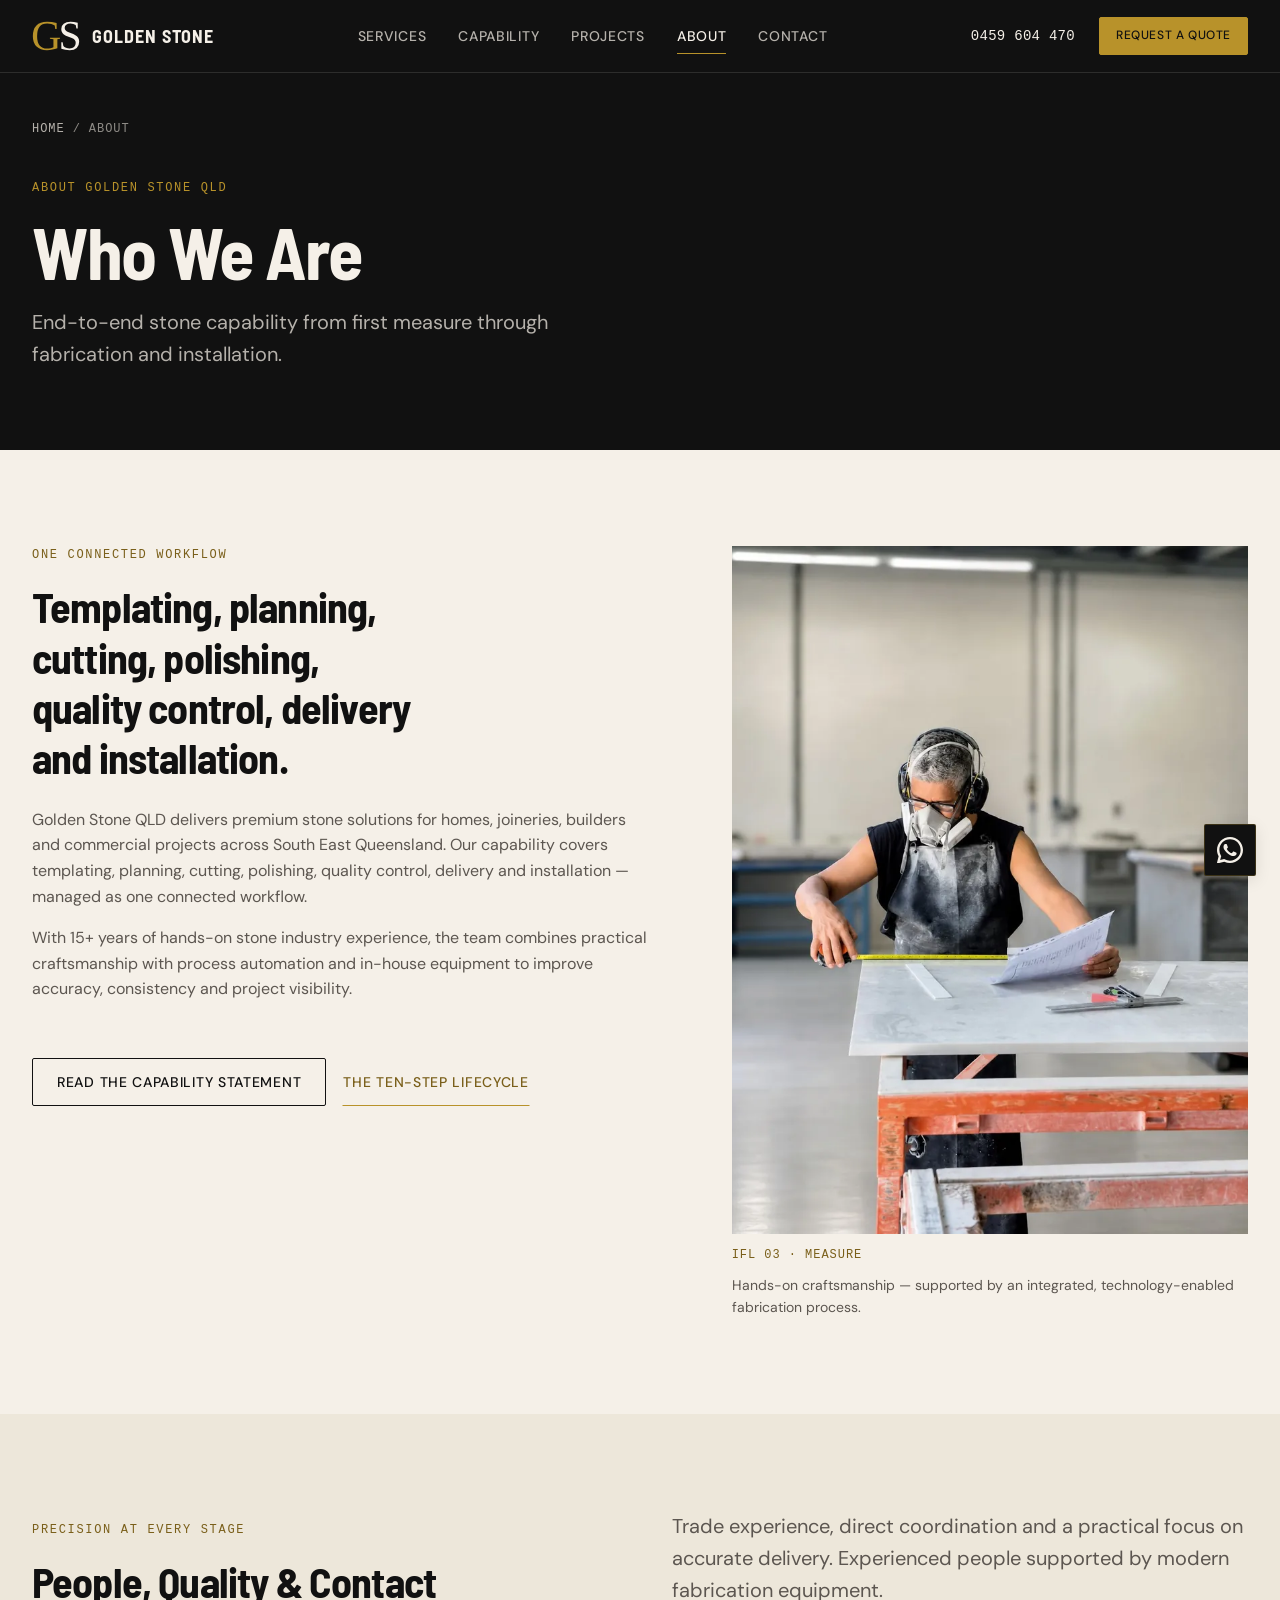
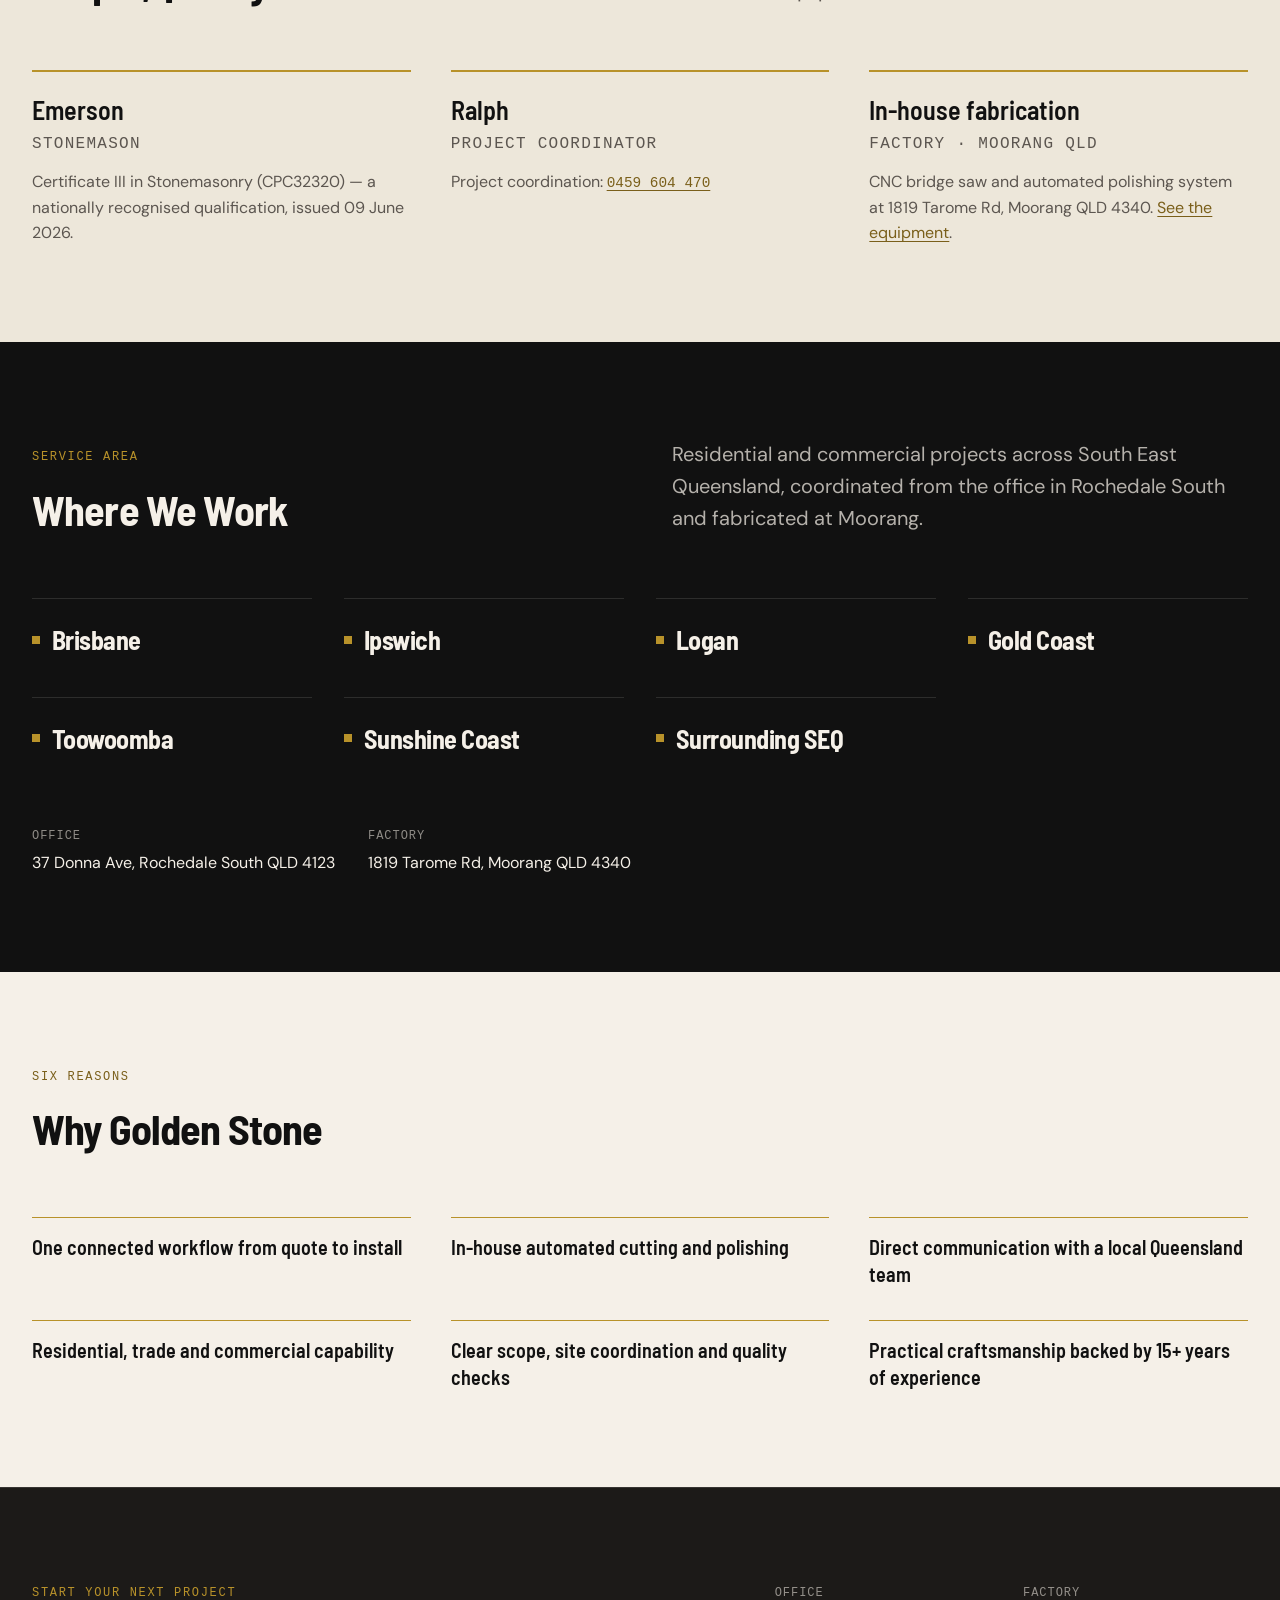
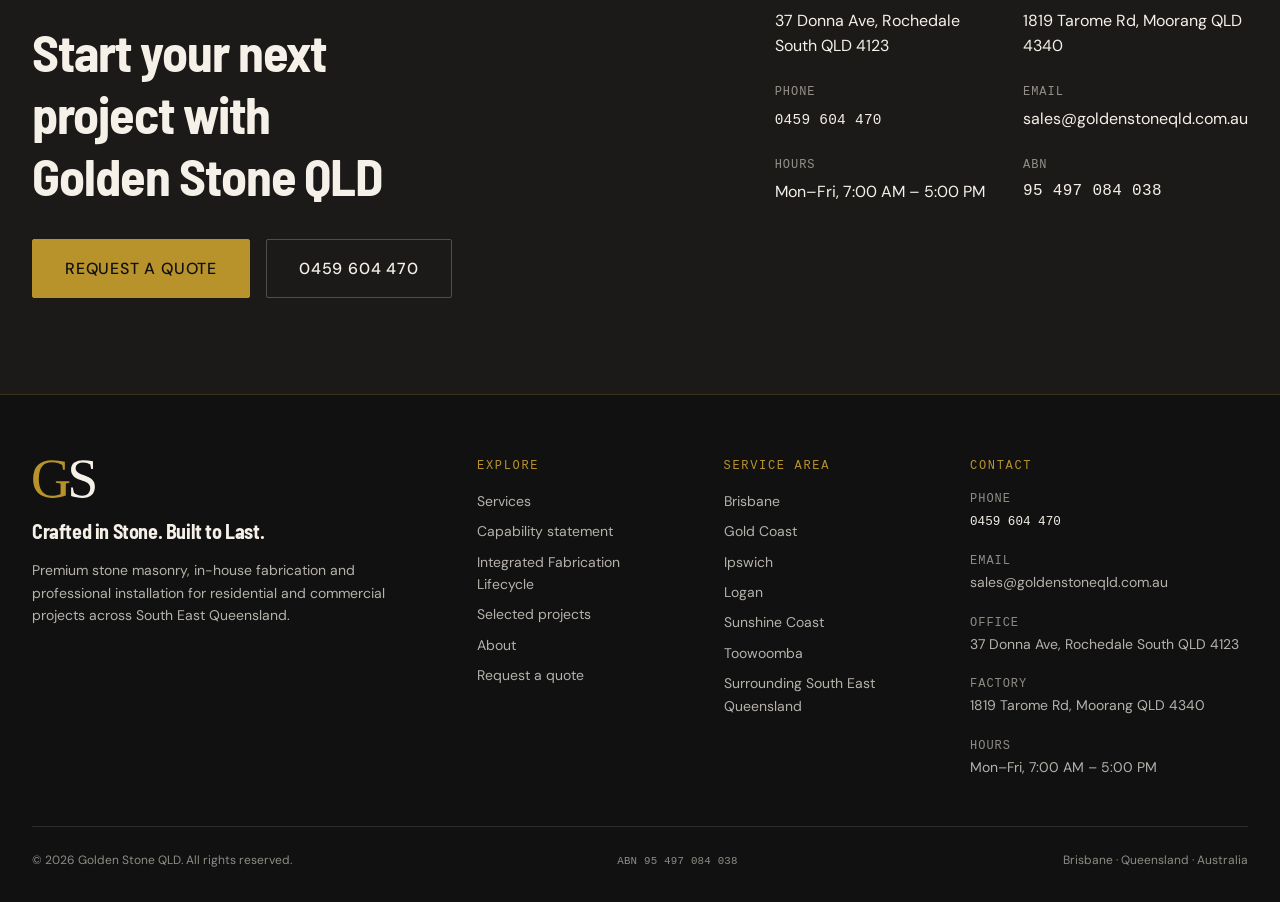
<file: about.html>
<!DOCTYPE html>
<html lang="en-AU">
<head>
  <meta charset="UTF-8">
  <meta name="viewport" content="width=device-width, initial-scale=1.0">
  <script>document.documentElement.classList.add('js')</script>
  <title>About Golden Stone QLD — Stonemasons with In-House Fabrication, Brisbane &amp; South East Queensland</title>
  <meta name="description" content="Who we are: end-to-end stone capability from first measure through fabrication and installation. A Queensland team with 15+ years of hands-on stone industry experience, in-house equipment at Moorang, and a connected workflow across Brisbane, Gold Coast, Ipswich, Logan, Sunshine Coast and Toowoomba.">
  <link rel="canonical" href="https://goldenstoneqld.com.au/about.html">
  <meta name="theme-color" content="#111111">
  <script type="application/ld+json">
  {
    "@context": "https://schema.org",
    "@graph": [
      {
        "@type": "BreadcrumbList",
        "itemListElement": [
          { "@type": "ListItem", "position": 1, "name": "Home", "item": "https://goldenstoneqld.com.au/" },
          { "@type": "ListItem", "position": 2, "name": "About", "item": "https://goldenstoneqld.com.au/about.html" }
        ]
      },
      {
        "@type": "AboutPage",
        "@id": "https://goldenstoneqld.com.au/about.html",
        "name": "About Golden Stone QLD",
        "isPartOf": { "@id": "https://goldenstoneqld.com.au/#website" },
        "about": { "@id": "https://goldenstoneqld.com.au/#business" },
        "inLanguage": "en-AU"
      }
    ]
  }
  </script>

  <!-- Icons: GS monogram -->
  <link rel="icon" href="favicon.svg" type="image/svg+xml">
  <link rel="icon" href="public/images/brand/favicon-32.png" sizes="32x32" type="image/png">
  <link rel="apple-touch-icon" href="public/images/brand/apple-touch-icon.png">

  <!-- Open Graph / Twitter -->
  <meta property="og:type"        content="website">
  <meta property="og:url"         content="https://goldenstoneqld.com.au/about.html">
  <meta property="og:site_name"   content="Golden Stone QLD">
  <meta property="og:locale"      content="en_AU">
  <meta property="og:title"       content="About Golden Stone QLD">
  <meta property="og:description" content="Who we are: end-to-end stone capability from first measure through fabrication and installation. A Queensland team with 15+ years of hands-on stone industry experience, in-house equipment at Moorang, and a connected workflow across Brisbane, Gold Coast, Ipswich, Logan, Sunshine Coast and Toowoomba.">
  <meta property="og:image"       content="https://goldenstoneqld.com.au/public/images/og-home.jpg">
  <meta property="og:image:width"  content="1200">
  <meta property="og:image:height" content="630">
  <meta name="twitter:card"        content="summary_large_image">
  <meta name="twitter:title"       content="About Golden Stone QLD">
  <meta name="twitter:description" content="Who we are: end-to-end stone capability from first measure through fabrication and installation. A Queensland team with 15+ years of hands-on stone industry experience, in-house equipment at Moorang, and a connected workflow across Brisbane, Gold Coast, Ipswich, Logan, Sunshine Coast and Toowoomba.">
  <meta name="twitter:image"       content="https://goldenstoneqld.com.au/public/images/og-home.jpg">

  <!-- Fonts: one request, in parallel with the stylesheets -->
  <link rel="preconnect" href="https://fonts.googleapis.com">
  <link rel="preconnect" href="https://fonts.gstatic.com" crossorigin>
  <link rel="stylesheet" href="https://fonts.googleapis.com/css2?family=Barlow+Semi+Condensed:wght@600;700&family=DM+Sans:ital,wght@0,400;0,500;1,400&display=swap">

  <!-- Design system -->
  <link rel="stylesheet" href="src/styles/tokens.css">
  <link rel="stylesheet" href="src/styles/reset.css">
  <link rel="stylesheet" href="src/styles/base.css">
  <link rel="stylesheet" href="src/styles/components.css">
  <link rel="stylesheet" href="src/styles/pages/about.css">
</head>
<body>

  <a href="#main" class="skip-link">Skip to content</a>

  <!-- =====================================================================
       SITE HEADER
       ===================================================================== -->
  <header class="site-header site-header--solid" id="site-header">
    <nav class="nav" aria-label="Main navigation">
      <div class="nav__inner container">
        <a href="index.html" class="nav__logo" aria-label="Golden Stone QLD — home">
          <img src="public/images/brand/gs-monogram-inverted.svg" alt="" width="50" height="30">
          <span class="nav__logo-text">Golden Stone</span>
        </a>

        <ul class="nav__links" role="list">
          <li><a href="index.html#services" class="nav__link">Services</a></li>
          <li><a href="capability.html" class="nav__link">Capability</a></li>
          <li><a href="index.html#projects" class="nav__link">Projects</a></li>
          <li><a href="about.html" class="nav__link" aria-current="page">About</a></li>
          <li><a href="contact.html" class="nav__link">Contact</a></li>
        </ul>

        <div class="nav__actions">
          <a href="tel:+61459604470" class="nav__phone" aria-label="Call 0459 604 470">0459 604 470</a>
          <a href="contact.html" class="btn btn--primary btn--sm nav__cta">Request a quote</a>
          <button class="nav__toggle" id="nav-toggle" type="button" aria-label="Open menu" aria-expanded="false" aria-controls="nav-drawer">
            <span class="nav__toggle-bars" aria-hidden="true"></span>
          </button>
        </div>
      </div>
    </nav>

    <div class="nav-drawer" id="nav-drawer">
      <a href="index.html#services" class="nav-drawer__link">Services</a>
      <a href="capability.html" class="nav-drawer__link">Capability</a>
      <a href="index.html#projects" class="nav-drawer__link">Projects</a>
      <a href="about.html" class="nav-drawer__link" aria-current="page">About</a>
      <a href="contact.html" class="nav-drawer__link">Contact</a>
      <div class="nav-drawer__meta">
        <a href="tel:+61459604470" class="nav-drawer__phone">0459 604 470</a>
        <a href="contact.html" class="btn btn--primary">Request a quote</a>
        <p class="nav-drawer__note">Mon–Fri, 7:00 AM – 5:00 PM · Brisbane · Gold Coast · Ipswich · Logan · Sunshine Coast · Toowoomba</p>
      </div>
    </div>
  </header>

  <main id="main" class="page-offset">
    <!-- ===================================================================
         PAGE HEADER
         =================================================================== -->
    <section class="section section--dark page-hero" aria-labelledby="about-title">
      <div class="container">
        <nav class="breadcrumb" aria-label="Breadcrumb">
          <ol>
            <li><a href="index.html">Home</a></li>
            <li aria-current="page">About</li>
          </ol>
        </nav>
        <span class="eyebrow">About Golden Stone QLD</span>
        <h1 class="page-hero__title" id="about-title">Who We Are</h1>
        <p class="lead page-hero__lead">End-to-end stone capability from first measure through fabrication and installation.</p>
      </div>
    </section>

    <!-- ===================================================================
         WHO WE ARE — copy beside the measuring portrait
         =================================================================== -->
    <section class="section section--cream" aria-labelledby="story-title">
      <div class="container">
        <div class="split about-story">
          <div class="split__copy reveal">
            <span class="eyebrow">One connected workflow</span>
            <h2 id="story-title">Templating, planning, cutting, polishing, quality control, delivery and installation.</h2>
            <p>Golden Stone QLD delivers premium stone solutions for homes, joineries, builders and commercial projects across South East Queensland. Our capability covers templating, planning, cutting, polishing, quality control, delivery and installation — managed as one connected workflow.</p>
            <p>With 15+ years of hands-on stone industry experience, the team combines practical craftsmanship with process automation and in-house equipment to improve accuracy, consistency and project visibility.</p>
            <div class="btn-group">
              <a href="capability.html" class="btn btn--outline">Read the capability statement</a>
              <a href="index.html#lifecycle" class="btn btn--ghost">The ten-step lifecycle</a>
            </div>
          </div>
          <figure class="figure reveal" data-delay="1">
            <div class="frame frame--3-4">
              <picture>
                <source type="image/webp" srcset="public/images/craft-stonemason-measuring-800w.webp 800w, public/images/craft-stonemason-measuring.webp 1086w" sizes="(max-width: 1023px) 100vw, 45vw">
                <img src="public/images/craft-stonemason-measuring.jpg" srcset="public/images/craft-stonemason-measuring-800w.jpg 800w, public/images/craft-stonemason-measuring.jpg 1086w" sizes="(max-width: 1023px) 100vw, 45vw" width="1086" height="1392" alt="A Golden Stone stonemason checking slab dimensions against the fabrication drawing." loading="eager" fetchpriority="high" decoding="async">
              </picture>
            </div>
            <figcaption class="caption"><span class="tag">IFL 03 · Measure</span><span>Hands-on craftsmanship — supported by an integrated, technology-enabled fabrication process.</span></figcaption>
          </figure>
        </div>
      </div>
    </section>

    <!-- ===================================================================
         PEOPLE, QUALITY & CONTACT
         =================================================================== -->
    <section class="section section--surface" id="people" aria-labelledby="people-title">
      <div class="container">
        <div class="section-head section-head--split reveal">
          <div>
            <span class="eyebrow">Precision at every stage</span>
            <h2 class="section-head__title" id="people-title">People, Quality &amp; Contact</h2>
          </div>
          <p class="lead">Trade experience, direct coordination and a practical focus on accurate delivery. Experienced people supported by modern fabrication equipment.</p>
        </div>
        <div class="team reveal" data-delay="1">
          <div class="person">
            <h3 class="person__name">Emerson</h3>
            <p class="person__role">Stonemason</p>
            <p>Certificate III in Stonemasonry (CPC32320) — a nationally recognised qualification, issued 09 June 2026.</p>
          </div>
          <div class="person">
            <h3 class="person__name">Ralph</h3>
            <p class="person__role">Project Coordinator</p>
            <p>Project coordination: <a href="tel:+61459604470" class="mono">0459 604 470</a></p>
          </div>
          <div class="person person--factory">
            <h3 class="person__name">In-house fabrication</h3>
            <p class="person__role">Factory · Moorang QLD</p>
            <p>CNC bridge saw and automated polishing system at 1819 Tarome Rd, Moorang QLD 4340. <a href="index.html#fabrication">See the equipment</a>.</p>
          </div>
        </div>
      </div>
    </section>

    <!-- ===================================================================
         WHERE WE WORK — seven regions
         =================================================================== -->
    <section class="section section--dark" id="where-we-work" aria-labelledby="area-title">
      <div class="container">
        <div class="section-head section-head--split reveal">
          <div>
            <span class="eyebrow">Service area</span>
            <h2 class="section-head__title" id="area-title">Where We Work</h2>
          </div>
          <p class="lead">Residential and commercial projects across South East Queensland, coordinated from the office in Rochedale South and fabricated at Moorang.</p>
        </div>
        <ul class="regions reveal" data-delay="1">
          <li>Brisbane</li>
          <li>Ipswich</li>
          <li>Logan</li>
          <li>Gold Coast</li>
          <li>Toowoomba</li>
          <li>Sunshine Coast</li>
          <li>Surrounding SEQ</li>
        </ul>
        <dl class="contact-block contact-block--2 regions__addresses reveal" data-delay="2">
          <div class="contact-block__row"><dt>Office</dt><dd>37 Donna Ave, Rochedale South QLD 4123</dd></div>
          <div class="contact-block__row"><dt>Factory</dt><dd>1819 Tarome Rd, Moorang QLD 4340</dd></div>
        </dl>
      </div>
    </section>

    <!-- ===================================================================
         WHY GOLDEN STONE
         =================================================================== -->
    <section class="section section--cream" id="why-us" aria-labelledby="why-title">
      <div class="container">
        <div class="section-head reveal">
          <span class="eyebrow">Six reasons</span>
          <h2 class="section-head__title" id="why-title">Why Golden Stone</h2>
        </div>
        <ul class="points points--gold reveal" data-delay="1">
          <li>One connected workflow from quote to install</li>
          <li>In-house automated cutting and polishing</li>
          <li>Direct communication with a local Queensland team</li>
          <li>Residential, trade and commercial capability</li>
          <li>Clear scope, site coordination and quality checks</li>
          <li>Practical craftsmanship backed by 15+ years of experience</li>
        </ul>
      </div>
    </section>

    <!-- ===================================================================
         CTA
         =================================================================== -->
    <section class="section section--dark-surface section--rule-top" id="contact" aria-labelledby="cta-title">
      <div class="container">
        <div class="cta">
          <div class="reveal">
            <span class="eyebrow">Start your next project</span>
            <h2 class="cta__title" id="cta-title">Start your next project with Golden Stone QLD</h2>
            <div class="btn-group cta__actions">
              <a href="contact.html" class="btn btn--primary btn--lg">Request a quote</a>
              <a href="tel:+61459604470" class="btn btn--outline-light btn--lg mono">0459 604 470</a>
            </div>
          </div>
          <dl class="contact-block contact-block--2 reveal" data-delay="1">
            <div class="contact-block__row"><dt>Office</dt><dd>37 Donna Ave, Rochedale South QLD 4123</dd></div>
            <div class="contact-block__row"><dt>Factory</dt><dd>1819 Tarome Rd, Moorang QLD 4340</dd></div>
            <div class="contact-block__row"><dt>Phone</dt><dd><a href="tel:+61459604470" class="mono">0459 604 470</a></dd></div>
            <div class="contact-block__row"><dt>Email</dt><dd><a href="mailto:sales@goldenstoneqld.com.au">sales@goldenstoneqld.com.au</a></dd></div>
            <div class="contact-block__row"><dt>Hours</dt><dd>Mon–Fri, 7:00 AM – 5:00 PM</dd></div>
            <div class="contact-block__row"><dt>ABN</dt><dd class="mono">95 497 084 038</dd></div>
          </dl>
        </div>
      </div>
    </section>

  </main>

  <!-- =====================================================================
       FOOTER
       ===================================================================== -->
  <footer class="footer">
    <div class="container">
      <div class="footer__grid">
        <div class="footer__brand">
          <img src="public/images/brand/gs-monogram-inverted.svg" alt="Golden Stone QLD" width="66" height="40">
          <p class="footer__tagline">Crafted in Stone. Built to Last.</p>
          <p class="footer__desc">Premium stone masonry, in-house fabrication and professional installation for residential and commercial projects across South East Queensland.</p>
        </div>
        <div>
          <h2 class="footer__heading">Explore</h2>
          <ul class="footer__links" role="list">
            <li><a href="index.html#services">Services</a></li>
            <li><a href="capability.html">Capability statement</a></li>
            <li><a href="index.html#lifecycle">Integrated Fabrication Lifecycle</a></li>
            <li><a href="index.html#projects">Selected projects</a></li>
            <li><a href="about.html">About</a></li>
            <li><a href="contact.html">Request a quote</a></li>
          </ul>
        </div>
        <div>
          <h2 class="footer__heading">Service area</h2>
          <ul class="footer__links" role="list">
            <li>Brisbane</li>
            <li>Gold Coast</li>
            <li>Ipswich</li>
            <li>Logan</li>
            <li>Sunshine Coast</li>
            <li>Toowoomba</li>
            <li>Surrounding South East Queensland</li>
          </ul>
        </div>
        <div>
          <h2 class="footer__heading">Contact</h2>
          <ul class="footer__links" role="list">
            <li><span class="footer__label">Phone</span><a href="tel:+61459604470" class="mono">0459 604 470</a></li>
            <li><span class="footer__label">Email</span><a href="mailto:sales@goldenstoneqld.com.au">sales@goldenstoneqld.com.au</a></li>
            <li><span class="footer__label">Office</span>37 Donna Ave, Rochedale South QLD 4123</li>
            <li><span class="footer__label">Factory</span>1819 Tarome Rd, Moorang QLD 4340</li>
            <li><span class="footer__label">Hours</span>Mon–Fri, 7:00 AM – 5:00 PM</li>
          </ul>
        </div>
      </div>
      <div class="footer__bottom">
        <p>&copy; <span id="footer-year">2026</span> Golden Stone QLD. All rights reserved.</p>
        <p><span class="mono">ABN 95 497 084 038</span></p>
        <p>Brisbane · Queensland · Australia</p>
      </div>
    </div>
  </footer>

  <a href="https://wa.me/61459604470" class="whatsapp-fab" target="_blank" rel="noopener" aria-label="Chat on WhatsApp (opens in a new tab)">
    <svg width="26" height="26" viewBox="0 0 24 24" xmlns="http://www.w3.org/2000/svg" aria-hidden="true">
      <path d="M17.472 14.382c-.297-.149-1.758-.867-2.03-.967-.273-.099-.471-.148-.67.15-.197.297-.767.966-.94 1.164-.173.199-.347.223-.644.075-.297-.15-1.255-.463-2.39-1.475-.883-.788-1.48-1.761-1.653-2.059-.173-.297-.018-.458.13-.606.134-.133.298-.347.446-.52.149-.174.198-.298.298-.497.099-.198.05-.371-.025-.52-.075-.149-.669-1.612-.916-2.207-.242-.579-.487-.5-.669-.51-.173-.008-.371-.01-.57-.01-.198 0-.52.074-.792.372-.272.297-1.04 1.016-1.04 2.479 0 1.462 1.065 2.875 1.213 3.074.149.198 2.096 3.2 5.077 4.487.709.306 1.262.489 1.694.625.712.227 1.36.195 1.871.118.571-.085 1.758-.719 2.006-1.413.248-.694.248-1.289.173-1.413-.074-.124-.272-.198-.57-.347z"/>
      <path d="M12 0C5.373 0 0 5.373 0 12c0 2.117.553 4.103 1.518 5.832L.057 23.625a.563.563 0 0 0 .693.704l5.975-1.566A11.942 11.942 0 0 0 12 24c6.627 0 12-5.373 12-12S18.627 0 12 0zm0 21.818a9.818 9.818 0 0 1-5.006-1.372l-.358-.213-3.722.976.993-3.63-.233-.374A9.818 9.818 0 0 1 2.182 12C2.182 6.57 6.57 2.182 12 2.182S21.818 6.57 21.818 12 17.43 21.818 12 21.818z"/>
    </svg>
  </a>

  <script src="src/scripts/main.js" defer></script>
</body>
</html>
</file>
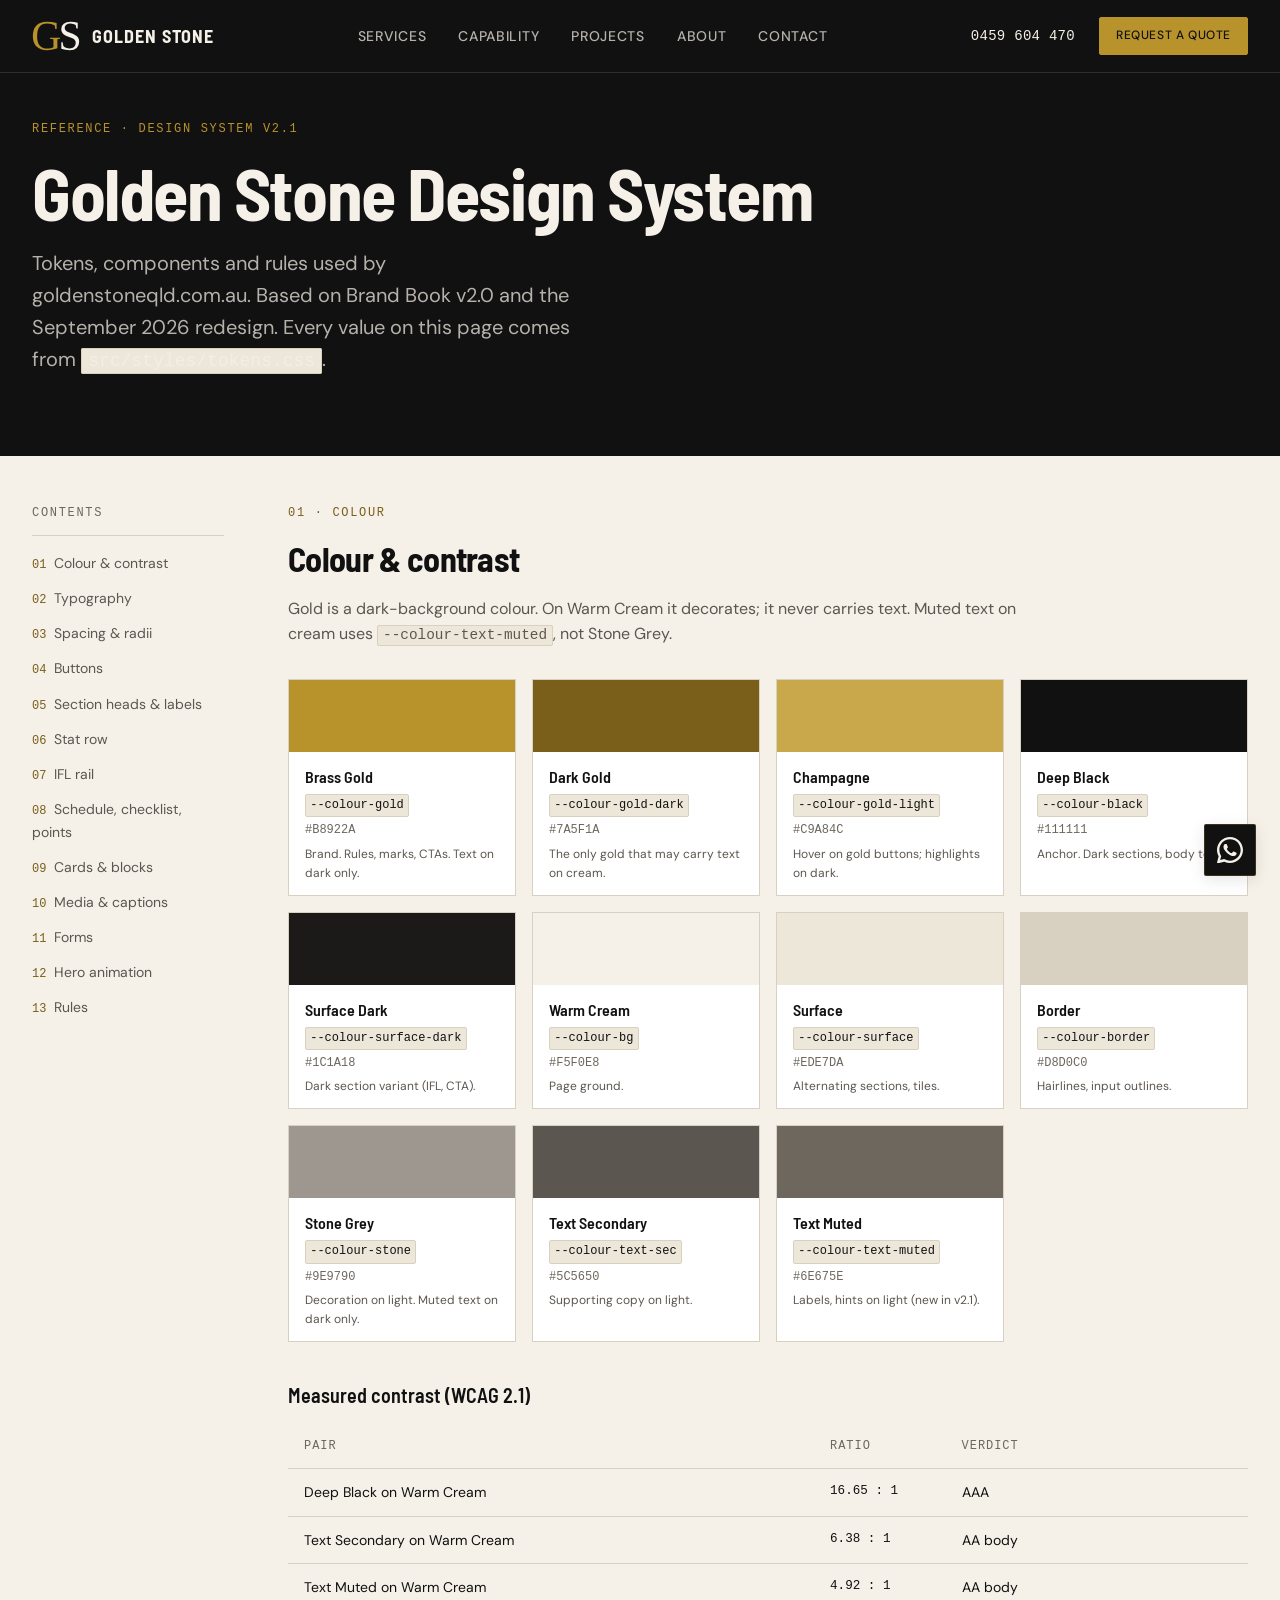
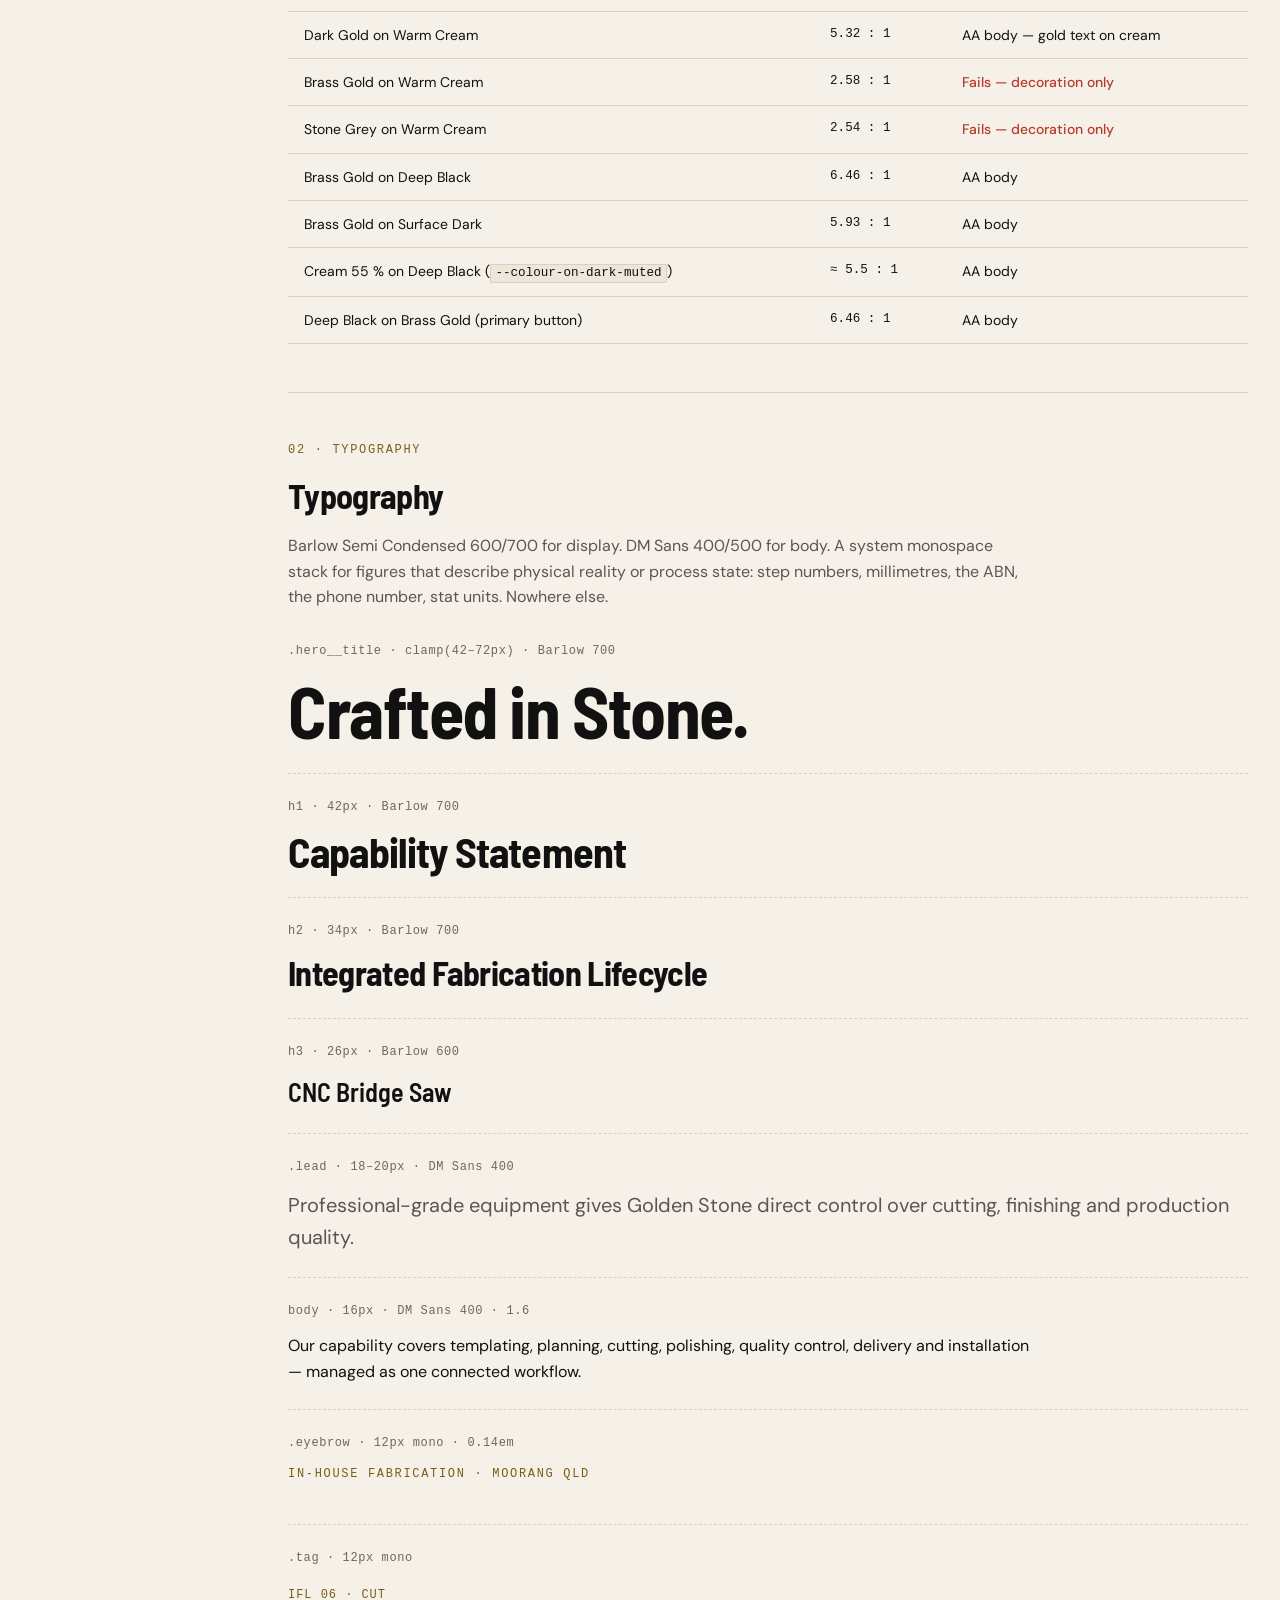
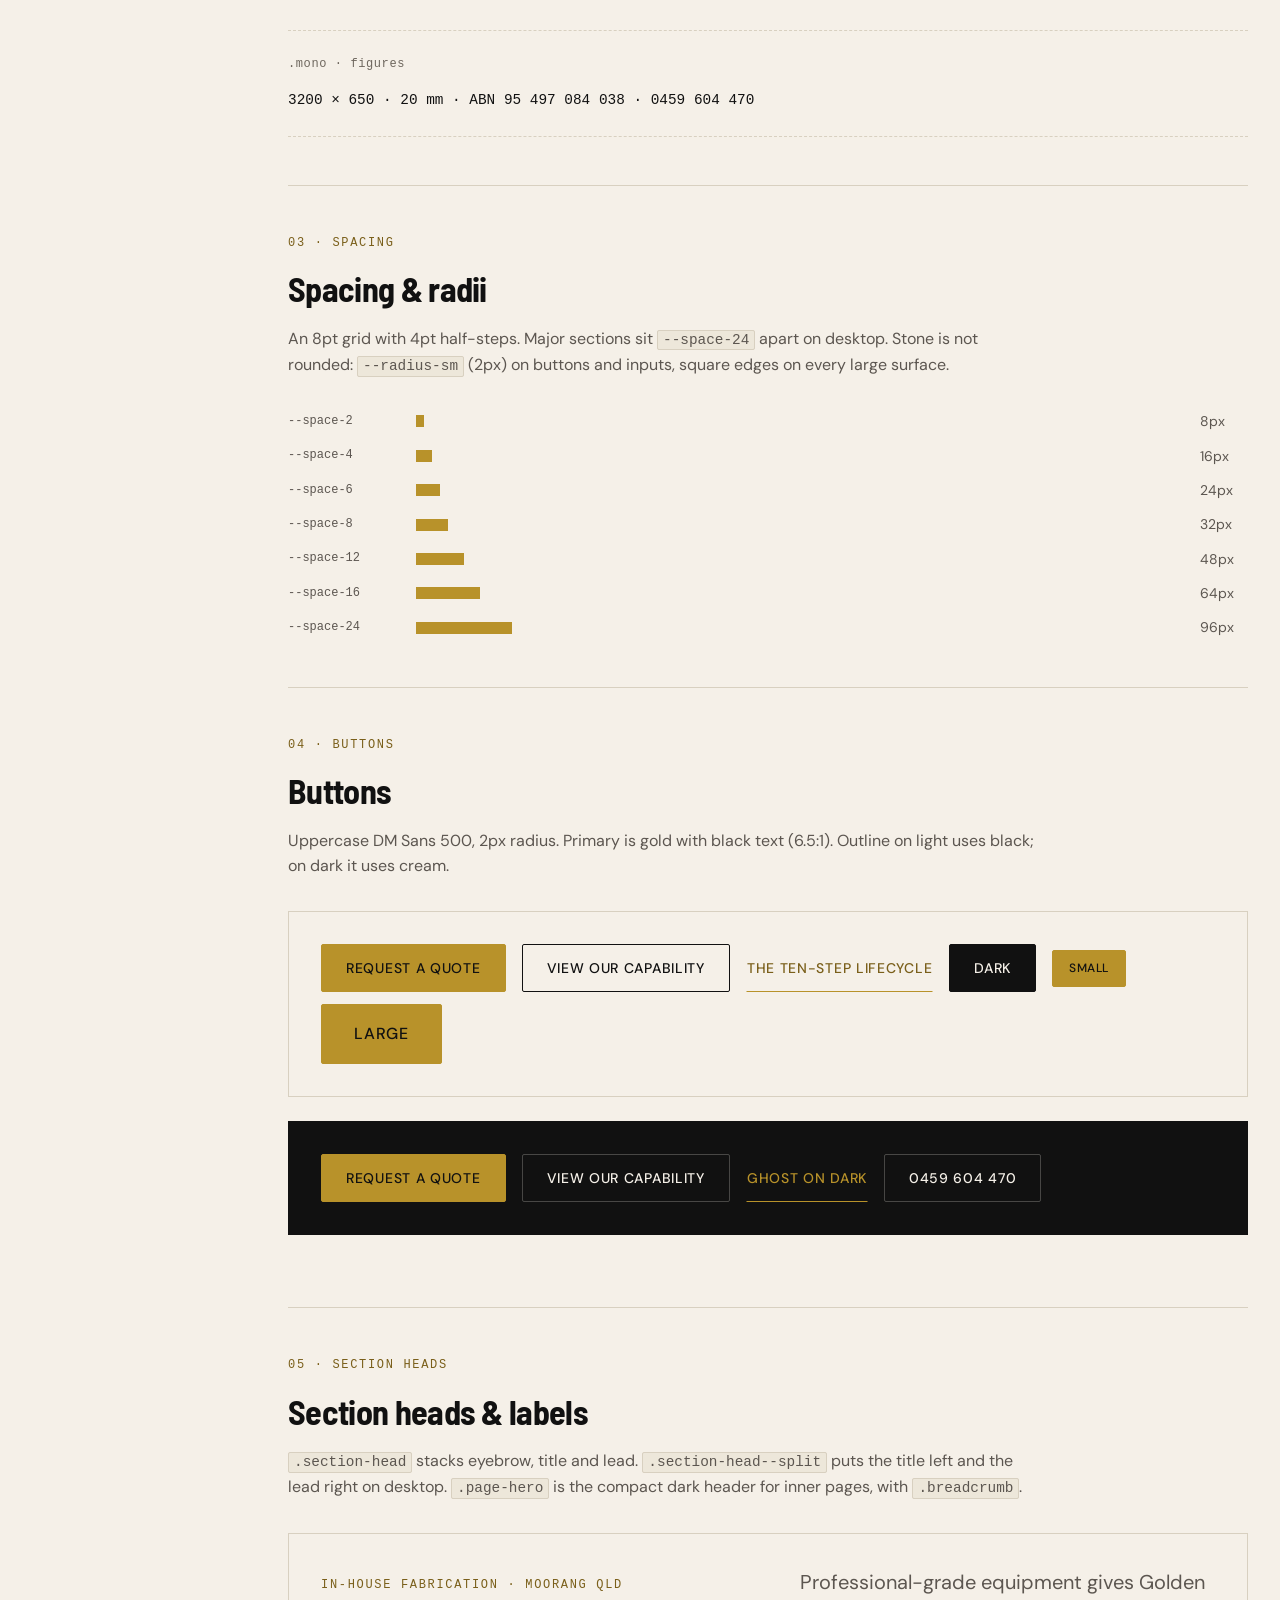
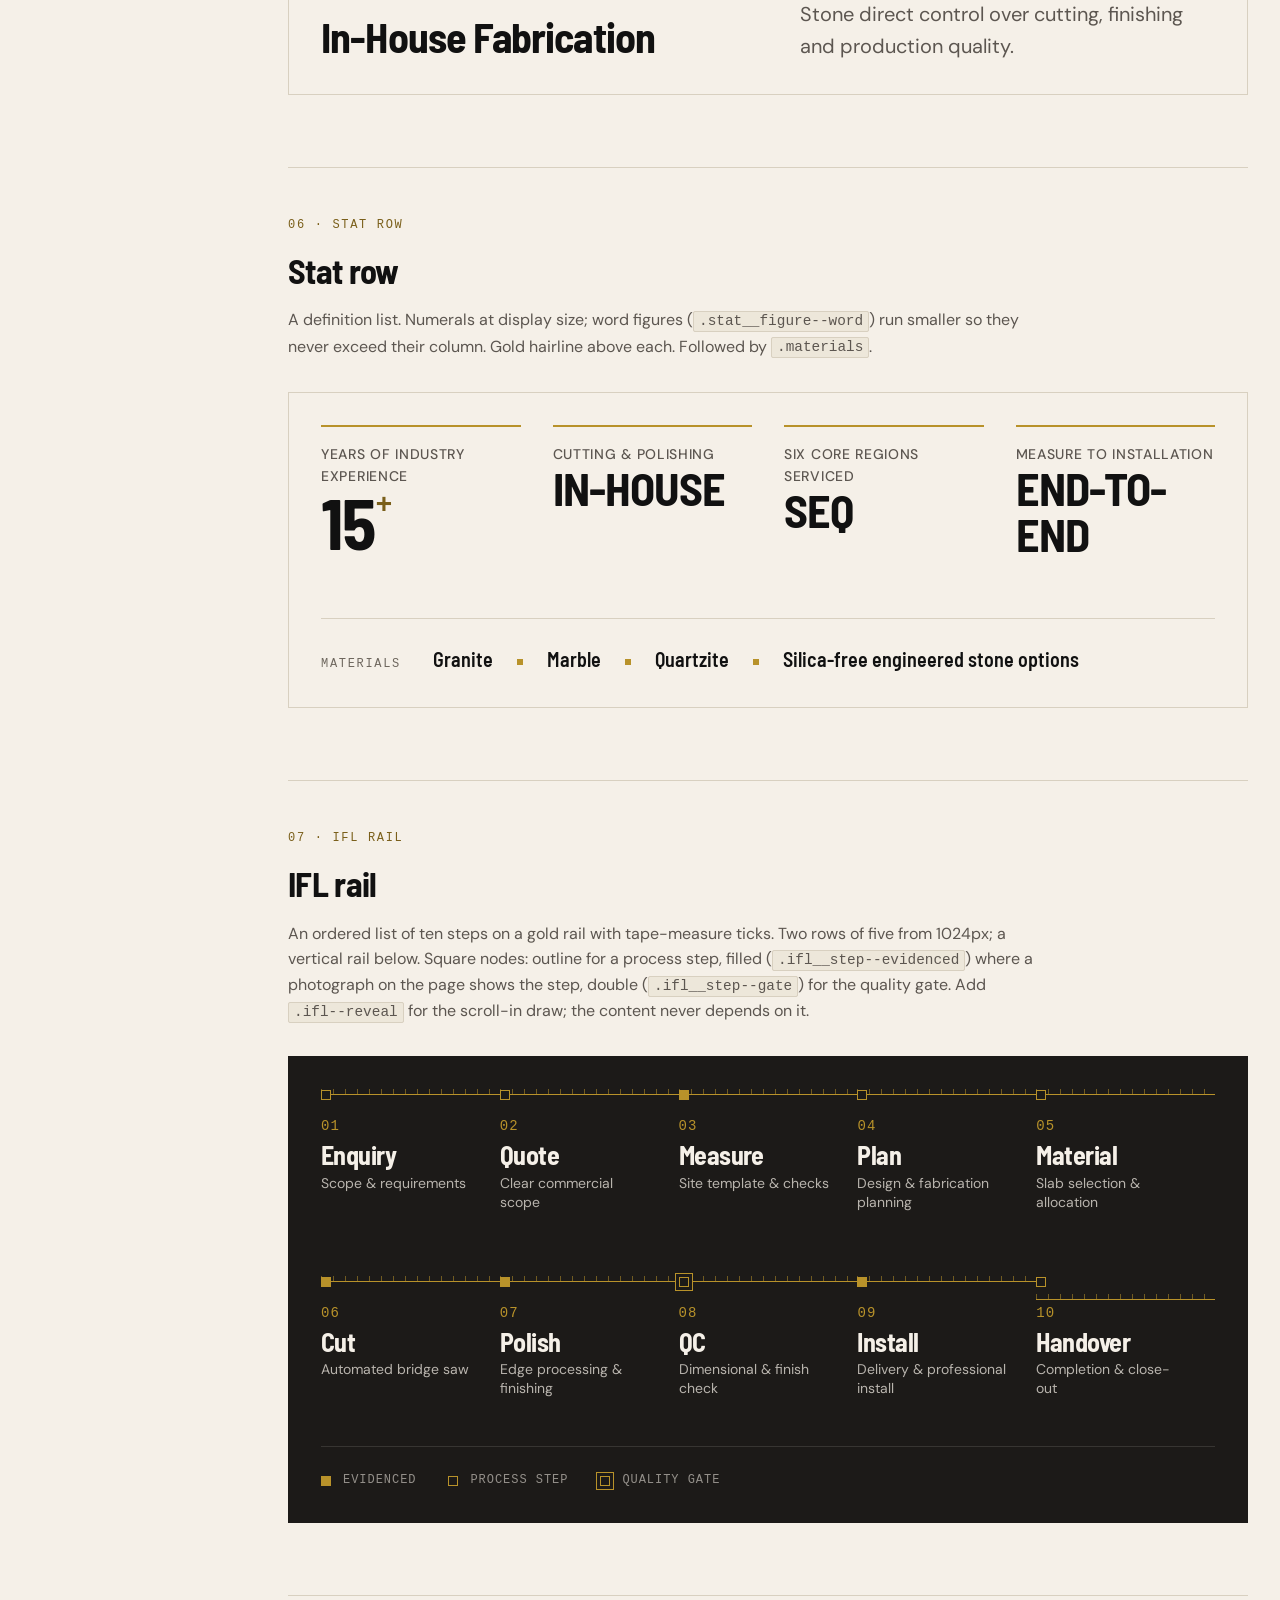
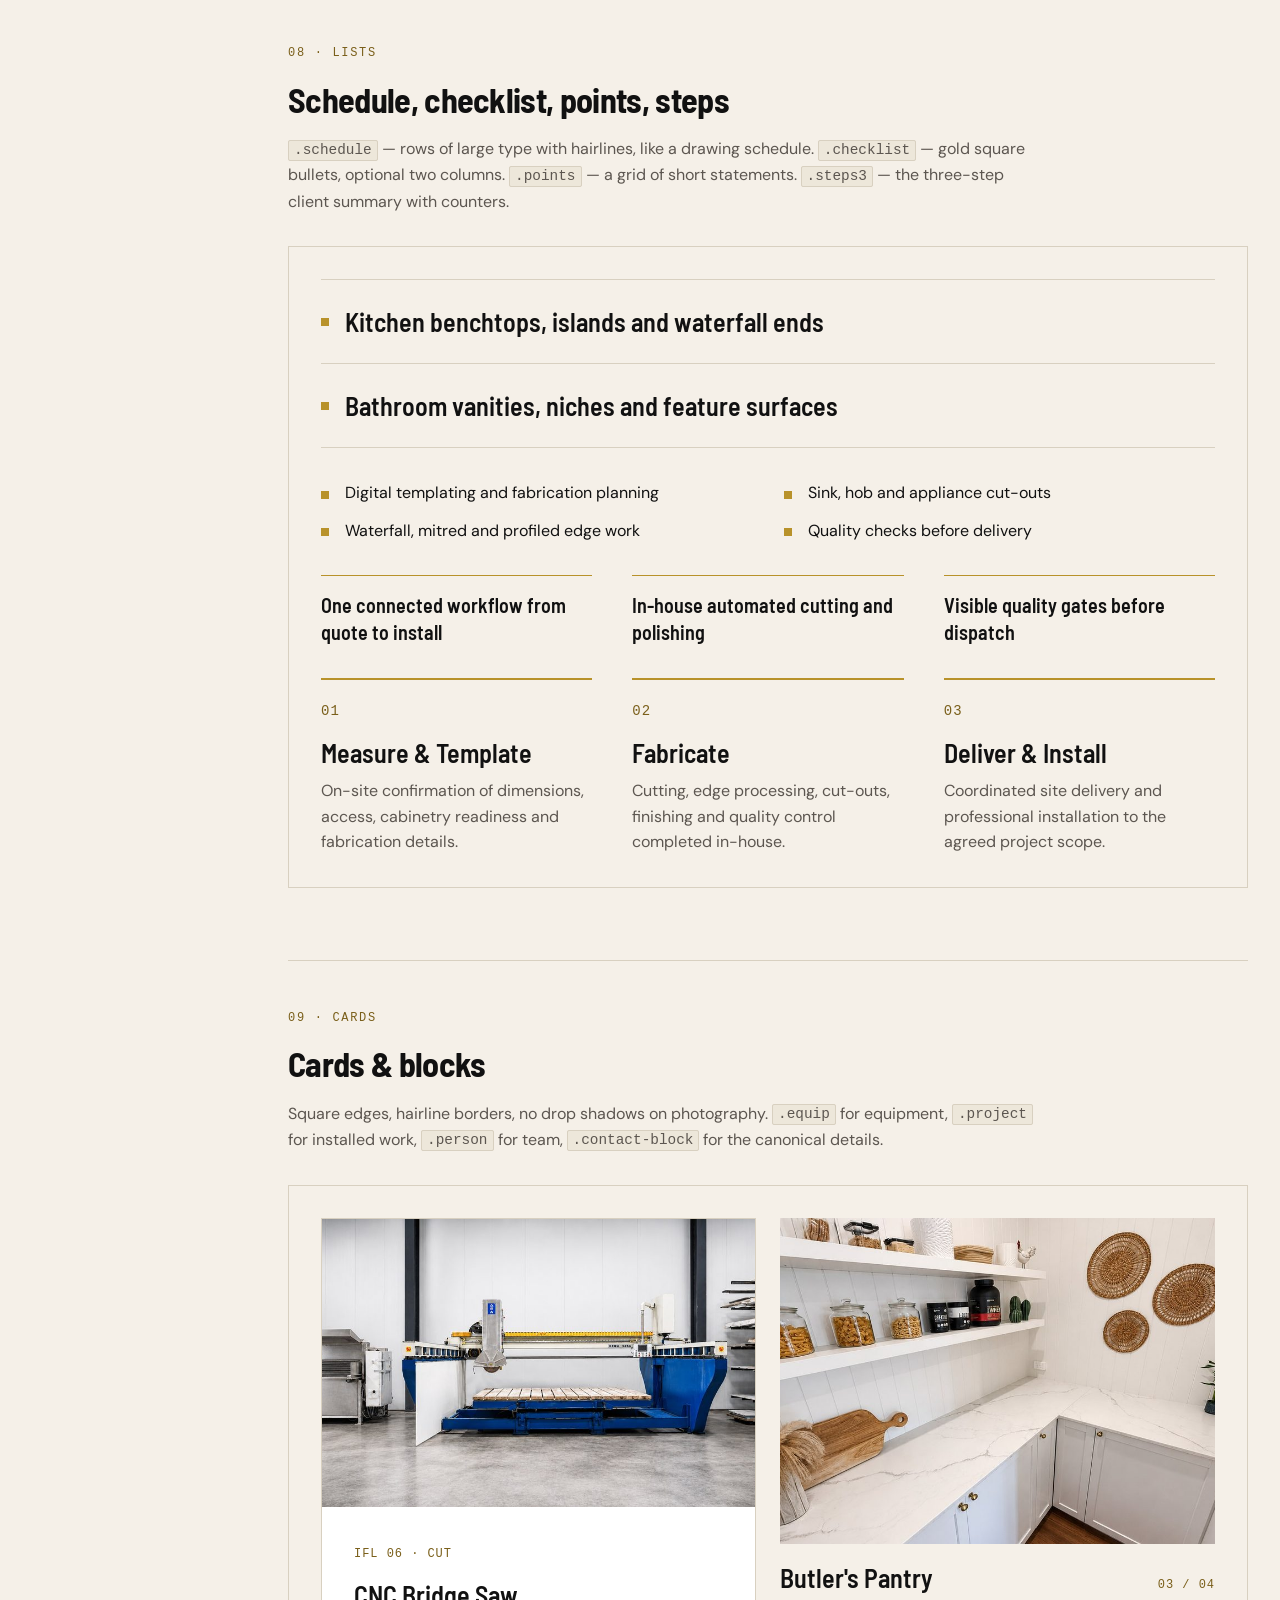
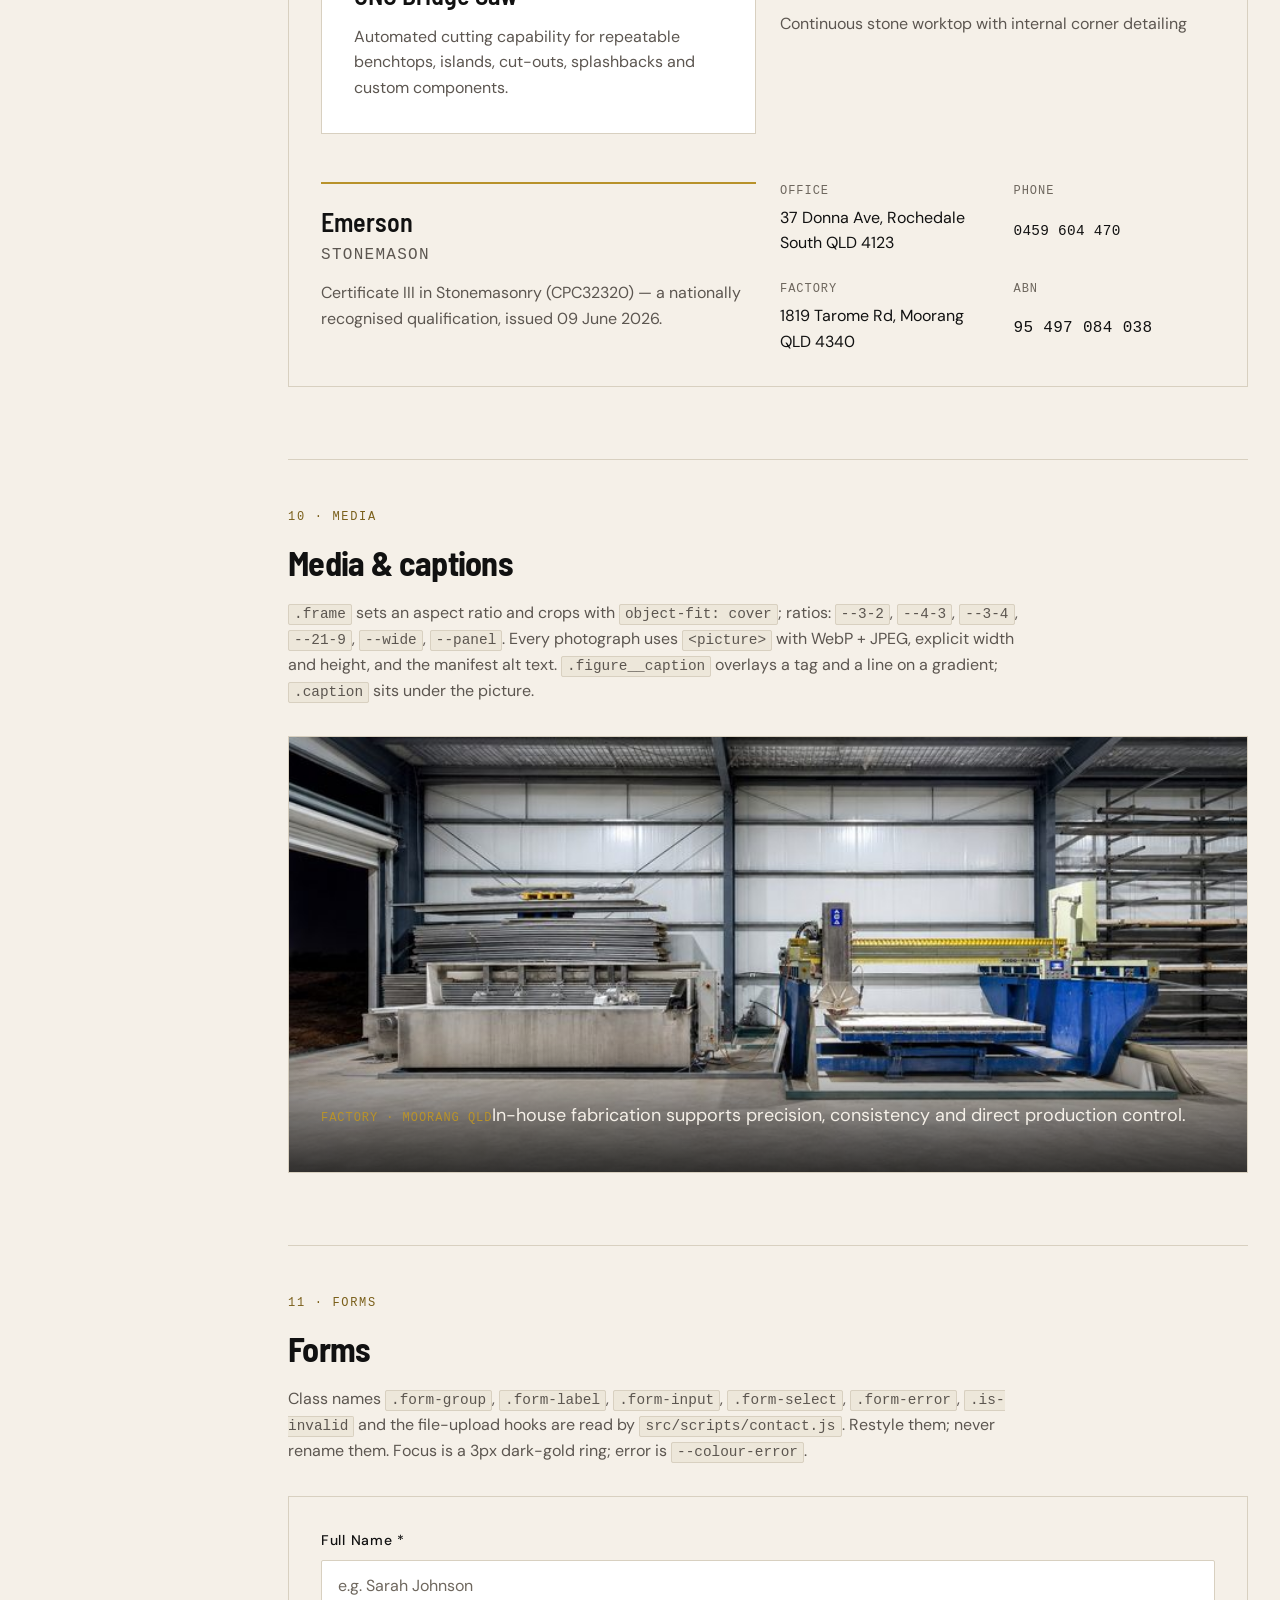
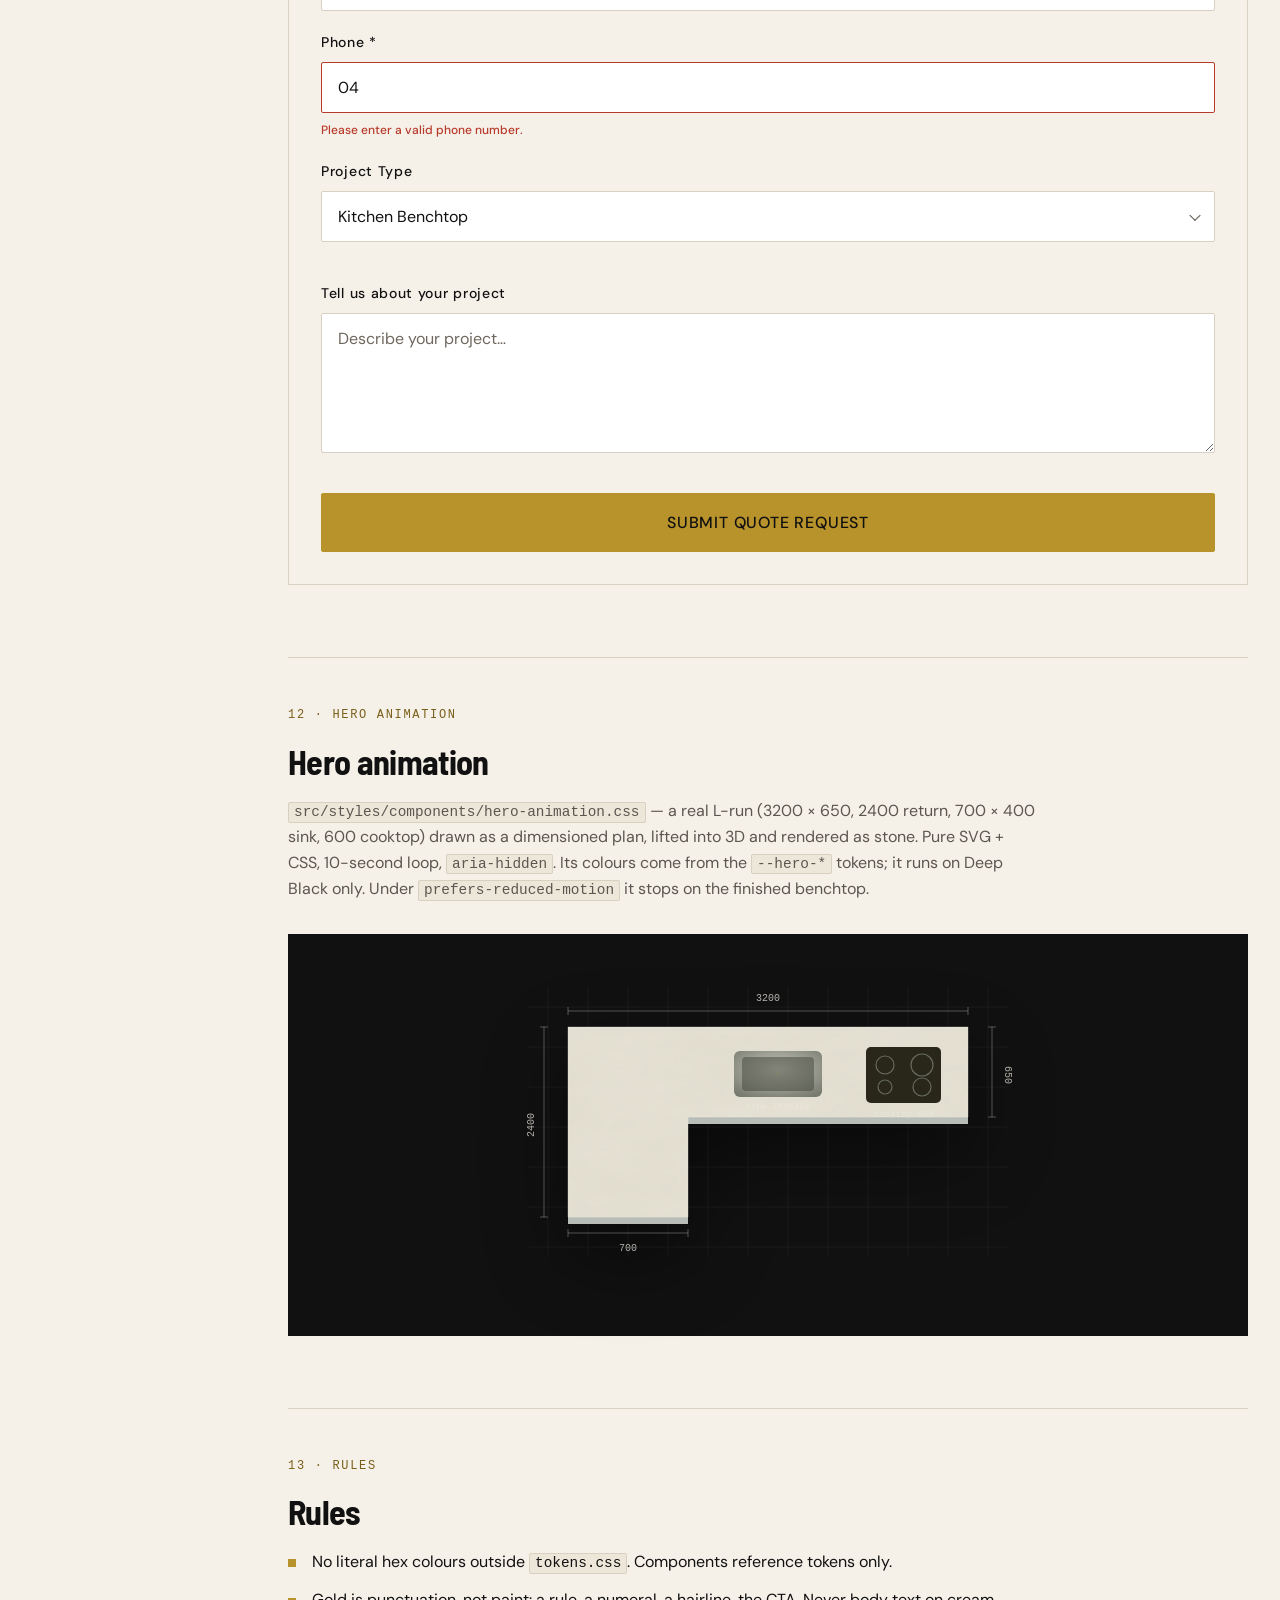
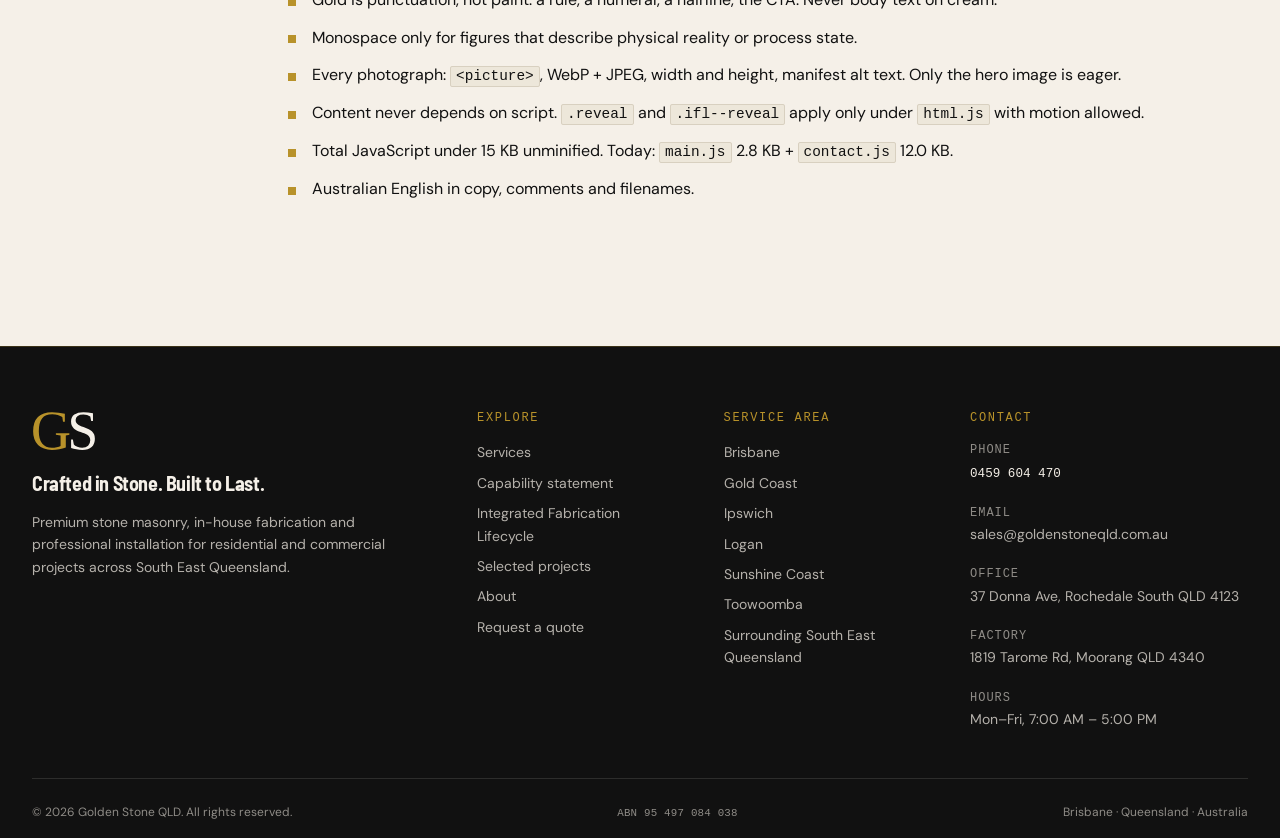
<file: docs/design-system.html>
<!DOCTYPE html>
<html lang="en-AU">
<head>
  <meta charset="UTF-8">
  <meta name="viewport" content="width=device-width, initial-scale=1.0">
  <script>document.documentElement.classList.add('js')</script>
  <title>Golden Stone QLD — Design System v2.1</title>
  <meta name="description" content="Design system reference for goldenstoneqld.com.au: tokens, measured contrast, typography, buttons, section heads, stat row, IFL rail, cards, forms and the hero animation.">
  <link rel="canonical" href="https://goldenstoneqld.com.au/docs/design-system.html">
  <meta name="theme-color" content="#111111">
  <meta name="robots" content="noindex">

  <!-- Icons: GS monogram -->
  <link rel="icon" href="../favicon.svg" type="image/svg+xml">
  <link rel="icon" href="../public/images/brand/favicon-32.png" sizes="32x32" type="image/png">
  <link rel="apple-touch-icon" href="../public/images/brand/apple-touch-icon.png">

  <!-- Open Graph / Twitter -->
  <meta property="og:type"        content="website">
  <meta property="og:url"         content="https://goldenstoneqld.com.au/docs/design-system.html">
  <meta property="og:site_name"   content="Golden Stone QLD">
  <meta property="og:locale"      content="en_AU">
  <meta property="og:title"       content="Golden Stone QLD — Design System">
  <meta property="og:description" content="Design system reference for goldenstoneqld.com.au: tokens, measured contrast, typography, buttons, section heads, stat row, IFL rail, cards, forms and the hero animation.">
  <meta property="og:image"       content="https://goldenstoneqld.com.au/public/images/og-home.jpg">
  <meta property="og:image:width"  content="1200">
  <meta property="og:image:height" content="630">
  <meta name="twitter:card"        content="summary_large_image">
  <meta name="twitter:title"       content="Golden Stone QLD — Design System">
  <meta name="twitter:description" content="Design system reference for goldenstoneqld.com.au: tokens, measured contrast, typography, buttons, section heads, stat row, IFL rail, cards, forms and the hero animation.">
  <meta name="twitter:image"       content="https://goldenstoneqld.com.au/public/images/og-home.jpg">

  <!-- Fonts: one request, in parallel with the stylesheets -->
  <link rel="preconnect" href="https://fonts.googleapis.com">
  <link rel="preconnect" href="https://fonts.gstatic.com" crossorigin>
  <link rel="stylesheet" href="https://fonts.googleapis.com/css2?family=Barlow+Semi+Condensed:wght@600;700&family=DM+Sans:ital,wght@0,400;0,500;1,400&display=swap">

  <!-- Design system -->
  <link rel="stylesheet" href="../src/styles/tokens.css">
  <link rel="stylesheet" href="../src/styles/reset.css">
  <link rel="stylesheet" href="../src/styles/base.css">
  <link rel="stylesheet" href="../src/styles/components.css">
  <link rel="stylesheet" href="../src/styles/components/hero-animation.css">
  <link rel="stylesheet" href="../src/styles/pages/design-system.css">
</head>
<body>

  <a href="#main" class="skip-link">Skip to content</a>

  <!-- =====================================================================
       SITE HEADER
       ===================================================================== -->
  <header class="site-header site-header--solid" id="site-header">
    <nav class="nav" aria-label="Main navigation">
      <div class="nav__inner container">
        <a href="../index.html" class="nav__logo" aria-label="Golden Stone QLD — home">
          <img src="../public/images/brand/gs-monogram-inverted.svg" alt="" width="50" height="30">
          <span class="nav__logo-text">Golden Stone</span>
        </a>

        <ul class="nav__links" role="list">
          <li><a href="../index.html#services" class="nav__link">Services</a></li>
          <li><a href="../capability.html" class="nav__link">Capability</a></li>
          <li><a href="../index.html#projects" class="nav__link">Projects</a></li>
          <li><a href="../about.html" class="nav__link">About</a></li>
          <li><a href="../contact.html" class="nav__link">Contact</a></li>
        </ul>

        <div class="nav__actions">
          <a href="tel:+61459604470" class="nav__phone" aria-label="Call 0459 604 470">0459 604 470</a>
          <a href="../contact.html" class="btn btn--primary btn--sm nav__cta">Request a quote</a>
          <button class="nav__toggle" id="nav-toggle" type="button" aria-label="Open menu" aria-expanded="false" aria-controls="nav-drawer">
            <span class="nav__toggle-bars" aria-hidden="true"></span>
          </button>
        </div>
      </div>
    </nav>

    <div class="nav-drawer" id="nav-drawer">
      <a href="../index.html#services" class="nav-drawer__link">Services</a>
      <a href="../capability.html" class="nav-drawer__link">Capability</a>
      <a href="../index.html#projects" class="nav-drawer__link">Projects</a>
      <a href="../about.html" class="nav-drawer__link">About</a>
      <a href="../contact.html" class="nav-drawer__link">Contact</a>
      <div class="nav-drawer__meta">
        <a href="tel:+61459604470" class="nav-drawer__phone">0459 604 470</a>
        <a href="../contact.html" class="btn btn--primary">Request a quote</a>
        <p class="nav-drawer__note">Mon–Fri, 7:00 AM – 5:00 PM · Brisbane · Gold Coast · Ipswich · Logan · Sunshine Coast · Toowoomba</p>
      </div>
    </div>
  </header>

  <main id="main" class="page-offset">
    <section class="section section--dark page-hero" aria-labelledby="ds-title">
      <div class="container">
        <span class="eyebrow">Reference · Design system v2.1</span>
        <h1 class="page-hero__title" id="ds-title">Golden Stone Design System</h1>
        <p class="lead page-hero__lead">Tokens, components and rules used by goldenstoneqld.com.au. Based on Brand Book v2.0 and the September 2026 redesign. Every value on this page comes from <code>src/styles/tokens.css</code>.</p>
      </div>
    </section>

    <div class="container ds">
      <nav class="ds__toc" aria-label="Page contents">
        <span class="ds__toc-label">Contents</span>
        <ol>
          <li><a href="#colour">Colour &amp; contrast</a></li>
          <li><a href="#type">Typography</a></li>
          <li><a href="#space">Spacing &amp; radii</a></li>
          <li><a href="#buttons">Buttons</a></li>
          <li><a href="#heads">Section heads &amp; labels</a></li>
          <li><a href="#stats">Stat row</a></li>
          <li><a href="#ifl">IFL rail</a></li>
          <li><a href="#lists">Schedule, checklist, points</a></li>
          <li><a href="#cards">Cards &amp; blocks</a></li>
          <li><a href="#media">Media &amp; captions</a></li>
          <li><a href="#forms">Forms</a></li>
          <li><a href="#animation">Hero animation</a></li>
          <li><a href="#rules">Rules</a></li>
        </ol>
      </nav>

      <div class="ds__body">

        <section class="ds__section" id="colour">
          <span class="eyebrow">01 · Colour</span>
          <h2>Colour &amp; contrast</h2>
          <p>Gold is a dark-background colour. On Warm Cream it decorates; it never carries text. Muted text on cream uses <code>--colour-text-muted</code>, not Stone Grey.</p>
          <ul class="swatches">
        <li class="swatch">
          <div class="swatch__chip" style="background: var(--colour-gold)"></div>
          <div class="swatch__meta">
            <strong>Brass Gold</strong>
            <code>--colour-gold</code>
            <span class="mono">#B8922A</span>
            <p>Brand. Rules, marks, CTAs. Text on dark only.</p>
          </div>
        </li>
        <li class="swatch">
          <div class="swatch__chip" style="background: var(--colour-gold-dark)"></div>
          <div class="swatch__meta">
            <strong>Dark Gold</strong>
            <code>--colour-gold-dark</code>
            <span class="mono">#7A5F1A</span>
            <p>The only gold that may carry text on cream.</p>
          </div>
        </li>
        <li class="swatch">
          <div class="swatch__chip" style="background: var(--colour-gold-light)"></div>
          <div class="swatch__meta">
            <strong>Champagne</strong>
            <code>--colour-gold-light</code>
            <span class="mono">#C9A84C</span>
            <p>Hover on gold buttons; highlights on dark.</p>
          </div>
        </li>
        <li class="swatch">
          <div class="swatch__chip" style="background: var(--colour-black)"></div>
          <div class="swatch__meta">
            <strong>Deep Black</strong>
            <code>--colour-black</code>
            <span class="mono">#111111</span>
            <p>Anchor. Dark sections, body text.</p>
          </div>
        </li>
        <li class="swatch">
          <div class="swatch__chip" style="background: var(--colour-surface-dark)"></div>
          <div class="swatch__meta">
            <strong>Surface Dark</strong>
            <code>--colour-surface-dark</code>
            <span class="mono">#1C1A18</span>
            <p>Dark section variant (IFL, CTA).</p>
          </div>
        </li>
        <li class="swatch">
          <div class="swatch__chip" style="background: var(--colour-bg)"></div>
          <div class="swatch__meta">
            <strong>Warm Cream</strong>
            <code>--colour-bg</code>
            <span class="mono">#F5F0E8</span>
            <p>Page ground.</p>
          </div>
        </li>
        <li class="swatch">
          <div class="swatch__chip" style="background: var(--colour-surface)"></div>
          <div class="swatch__meta">
            <strong>Surface</strong>
            <code>--colour-surface</code>
            <span class="mono">#EDE7DA</span>
            <p>Alternating sections, tiles.</p>
          </div>
        </li>
        <li class="swatch">
          <div class="swatch__chip" style="background: var(--colour-border)"></div>
          <div class="swatch__meta">
            <strong>Border</strong>
            <code>--colour-border</code>
            <span class="mono">#D8D0C0</span>
            <p>Hairlines, input outlines.</p>
          </div>
        </li>
        <li class="swatch">
          <div class="swatch__chip" style="background: var(--colour-stone)"></div>
          <div class="swatch__meta">
            <strong>Stone Grey</strong>
            <code>--colour-stone</code>
            <span class="mono">#9E9790</span>
            <p>Decoration on light. Muted text on dark only.</p>
          </div>
        </li>
        <li class="swatch">
          <div class="swatch__chip" style="background: var(--colour-text-sec)"></div>
          <div class="swatch__meta">
            <strong>Text Secondary</strong>
            <code>--colour-text-sec</code>
            <span class="mono">#5C5650</span>
            <p>Supporting copy on light.</p>
          </div>
        </li>
        <li class="swatch">
          <div class="swatch__chip" style="background: var(--colour-text-muted)"></div>
          <div class="swatch__meta">
            <strong>Text Muted</strong>
            <code>--colour-text-muted</code>
            <span class="mono">#6E675E</span>
            <p>Labels, hints on light (new in v2.1).</p>
          </div>
        </li>
          </ul>

          <h3>Measured contrast (WCAG 2.1)</h3>
          <div class="ds__table-wrap">
          <table class="ds__table">
            <thead><tr><th>Pair</th><th>Ratio</th><th>Verdict</th></tr></thead>
            <tbody>
              <tr><td>Deep Black on Warm Cream</td><td class="mono">16.65 : 1</td><td>AAA</td></tr>
              <tr><td>Text Secondary on Warm Cream</td><td class="mono">6.38 : 1</td><td>AA body</td></tr>
              <tr><td>Text Muted on Warm Cream</td><td class="mono">4.92 : 1</td><td>AA body</td></tr>
              <tr><td>Dark Gold on Warm Cream</td><td class="mono">5.32 : 1</td><td>AA body — gold text on cream</td></tr>
              <tr><td>Brass Gold on Warm Cream</td><td class="mono">2.58 : 1</td><td class="ds__fail">Fails — decoration only</td></tr>
              <tr><td>Stone Grey on Warm Cream</td><td class="mono">2.54 : 1</td><td class="ds__fail">Fails — decoration only</td></tr>
              <tr><td>Brass Gold on Deep Black</td><td class="mono">6.46 : 1</td><td>AA body</td></tr>
              <tr><td>Brass Gold on Surface Dark</td><td class="mono">5.93 : 1</td><td>AA body</td></tr>
              <tr><td>Cream 55 % on Deep Black (<code>--colour-on-dark-muted</code>)</td><td class="mono">≈ 5.5 : 1</td><td>AA body</td></tr>
              <tr><td>Deep Black on Brass Gold (primary button)</td><td class="mono">6.46 : 1</td><td>AA body</td></tr>
            </tbody>
          </table>
          </div>
        </section>

        <section class="ds__section" id="type">
          <span class="eyebrow">02 · Typography</span>
          <h2>Typography</h2>
          <p>Barlow Semi Condensed 600/700 for display. DM Sans 400/500 for body. A system monospace stack for figures that describe physical reality or process state: step numbers, millimetres, the ABN, the phone number, stat units. Nowhere else.</p>
          <div class="ds__type">
            <div class="ds__type-row"><span class="ds__type-label">.hero__title · clamp(42–72px) · Barlow 700</span><p class="hero__title ds__inline-title">Crafted in Stone.</p></div>
            <div class="ds__type-row"><span class="ds__type-label">h1 · 42px · Barlow 700</span><p class="ds__h1">Capability Statement</p></div>
            <div class="ds__type-row"><span class="ds__type-label">h2 · 34px · Barlow 700</span><p class="ds__h2">Integrated Fabrication Lifecycle</p></div>
            <div class="ds__type-row"><span class="ds__type-label">h3 · 26px · Barlow 600</span><p class="ds__h3">CNC Bridge Saw</p></div>
            <div class="ds__type-row"><span class="ds__type-label">.lead · 18–20px · DM Sans 400</span><p class="lead">Professional-grade equipment gives Golden Stone direct control over cutting, finishing and production quality.</p></div>
            <div class="ds__type-row"><span class="ds__type-label">body · 16px · DM Sans 400 · 1.6</span><p>Our capability covers templating, planning, cutting, polishing, quality control, delivery and installation — managed as one connected workflow.</p></div>
            <div class="ds__type-row"><span class="ds__type-label">.eyebrow · 12px mono · 0.14em</span><span class="eyebrow">In-house fabrication · Moorang QLD</span></div>
            <div class="ds__type-row"><span class="ds__type-label">.tag · 12px mono</span><span class="tag">IFL 06 · Cut</span></div>
            <div class="ds__type-row"><span class="ds__type-label">.mono · figures</span><span class="mono">3200 × 650 · 20 mm · ABN 95 497 084 038 · 0459 604 470</span></div>
          </div>
        </section>

        <section class="ds__section" id="space">
          <span class="eyebrow">03 · Spacing</span>
          <h2>Spacing &amp; radii</h2>
          <p>An 8pt grid with 4pt half-steps. Major sections sit <code>--space-24</code> apart on desktop. Stone is not rounded: <code>--radius-sm</code> (2px) on buttons and inputs, square edges on every large surface.</p>
          <ul class="ds__spaces">
            <li><span class="mono">--space-2</span><i style="width: var(--space-2)"></i><span>8px</span></li>
            <li><span class="mono">--space-4</span><i style="width: var(--space-4)"></i><span>16px</span></li>
            <li><span class="mono">--space-6</span><i style="width: var(--space-6)"></i><span>24px</span></li>
            <li><span class="mono">--space-8</span><i style="width: var(--space-8)"></i><span>32px</span></li>
            <li><span class="mono">--space-12</span><i style="width: var(--space-12)"></i><span>48px</span></li>
            <li><span class="mono">--space-16</span><i style="width: var(--space-16)"></i><span>64px</span></li>
            <li><span class="mono">--space-24</span><i style="width: var(--space-24)"></i><span>96px</span></li>
          </ul>
        </section>

        <section class="ds__section" id="buttons">
          <span class="eyebrow">04 · Buttons</span>
          <h2>Buttons</h2>
          <p>Uppercase DM Sans 500, 2px radius. Primary is gold with black text (6.5:1). Outline on light uses black; on dark it uses cream.</p>
          <div class="ds__demo">
            <div class="btn-group">
              <a href="#buttons" class="btn btn--primary">Request a quote</a>
              <a href="#buttons" class="btn btn--outline">View our capability</a>
              <a href="#buttons" class="btn btn--ghost">The ten-step lifecycle</a>
              <a href="#buttons" class="btn btn--dark">Dark</a>
              <a href="#buttons" class="btn btn--primary btn--sm">Small</a>
              <a href="#buttons" class="btn btn--primary btn--lg">Large</a>
            </div>
          </div>
          <div class="ds__demo ds__demo--dark section--dark">
            <div class="btn-group">
              <a href="#buttons" class="btn btn--primary">Request a quote</a>
              <a href="#buttons" class="btn btn--outline-light">View our capability</a>
              <a href="#buttons" class="btn btn--ghost">Ghost on dark</a>
              <a href="#buttons" class="btn btn--outline-light mono">0459 604 470</a>
            </div>
          </div>
        </section>

        <section class="ds__section" id="heads">
          <span class="eyebrow">05 · Section heads</span>
          <h2>Section heads &amp; labels</h2>
          <p><code>.section-head</code> stacks eyebrow, title and lead. <code>.section-head--split</code> puts the title left and the lead right on desktop. <code>.page-hero</code> is the compact dark header for inner pages, with <code>.breadcrumb</code>.</p>
          <div class="ds__demo">
            <div class="section-head section-head--split" style="margin-bottom: 0">
              <div>
                <span class="eyebrow">In-house fabrication · Moorang QLD</span>
                <h2 class="section-head__title">In-House Fabrication</h2>
              </div>
              <p class="lead">Professional-grade equipment gives Golden Stone direct control over cutting, finishing and production quality.</p>
            </div>
          </div>
        </section>

        <section class="ds__section" id="stats">
          <span class="eyebrow">06 · Stat row</span>
          <h2>Stat row</h2>
          <p>A definition list. Numerals at display size; word figures (<code>.stat__figure--word</code>) run smaller so they never exceed their column. Gold hairline above each. Followed by <code>.materials</code>.</p>
          <div class="ds__demo">
            <dl class="stats">
              <div class="stat"><dt class="stat__label">Years of industry experience</dt><dd class="stat__figure">15<sup>+</sup></dd></div>
              <div class="stat"><dt class="stat__label">Cutting &amp; polishing</dt><dd class="stat__figure stat__figure--word">In-house</dd></div>
              <div class="stat"><dt class="stat__label">Six core regions serviced</dt><dd class="stat__figure stat__figure--word">SEQ</dd></div>
              <div class="stat"><dt class="stat__label">Measure to installation</dt><dd class="stat__figure stat__figure--word">End-to-end</dd></div>
            </dl>
            <div class="materials">
              <span class="materials__label">Materials</span>
              <ul class="materials__list"><li>Granite</li><li>Marble</li><li>Quartzite</li><li>Silica-free engineered stone options</li></ul>
            </div>
          </div>
        </section>

        <section class="ds__section" id="ifl">
          <span class="eyebrow">07 · IFL rail</span>
          <h2>IFL rail</h2>
          <p>An ordered list of ten steps on a gold rail with tape-measure ticks. Two rows of five from 1024px; a vertical rail below. Square nodes: outline for a process step, filled (<code>.ifl__step--evidenced</code>) where a photograph on the page shows the step, double (<code>.ifl__step--gate</code>) for the quality gate. Add <code>.ifl--reveal</code> for the scroll-in draw; the content never depends on it.</p>
          <div class="ds__demo ds__demo--dark section--dark-surface">
            <ol class="ifl">
              <li class="ifl__step"><span class="ifl__num">01</span><h3 class="ifl__name">Enquiry</h3><p class="ifl__desc">Scope &amp; requirements</p></li>
              <li class="ifl__step"><span class="ifl__num">02</span><h3 class="ifl__name">Quote</h3><p class="ifl__desc">Clear commercial scope</p></li>
              <li class="ifl__step ifl__step--evidenced"><span class="ifl__num">03</span><h3 class="ifl__name">Measure</h3><p class="ifl__desc">Site template &amp; checks</p></li>
              <li class="ifl__step"><span class="ifl__num">04</span><h3 class="ifl__name">Plan</h3><p class="ifl__desc">Design &amp; fabrication planning</p></li>
              <li class="ifl__step"><span class="ifl__num">05</span><h3 class="ifl__name">Material</h3><p class="ifl__desc">Slab selection &amp; allocation</p></li>
              <li class="ifl__step ifl__step--evidenced"><span class="ifl__num">06</span><h3 class="ifl__name">Cut</h3><p class="ifl__desc">Automated bridge saw</p></li>
              <li class="ifl__step ifl__step--evidenced"><span class="ifl__num">07</span><h3 class="ifl__name">Polish</h3><p class="ifl__desc">Edge processing &amp; finishing</p></li>
              <li class="ifl__step ifl__step--gate"><span class="ifl__num">08</span><h3 class="ifl__name">QC</h3><p class="ifl__desc">Dimensional &amp; finish check</p></li>
              <li class="ifl__step ifl__step--evidenced"><span class="ifl__num">09</span><h3 class="ifl__name">Install</h3><p class="ifl__desc">Delivery &amp; professional install</p></li>
              <li class="ifl__step"><span class="ifl__num">10</span><h3 class="ifl__name">Handover</h3><p class="ifl__desc">Completion &amp; close-out</p></li>
            </ol>
            <div class="ifl-legend">
              <span class="ifl-legend__item"><span class="ifl-legend__node ifl-legend__node--filled"></span>Evidenced</span>
              <span class="ifl-legend__item"><span class="ifl-legend__node"></span>Process step</span>
              <span class="ifl-legend__item"><span class="ifl-legend__node ifl-legend__node--gate"></span>Quality gate</span>
            </div>
          </div>
        </section>

        <section class="ds__section" id="lists">
          <span class="eyebrow">08 · Lists</span>
          <h2>Schedule, checklist, points, steps</h2>
          <p><code>.schedule</code> — rows of large type with hairlines, like a drawing schedule. <code>.checklist</code> — gold square bullets, optional two columns. <code>.points</code> — a grid of short statements. <code>.steps3</code> — the three-step client summary with counters.</p>
          <div class="ds__demo">
            <ol class="schedule">
              <li class="schedule__row">Kitchen benchtops, islands and waterfall ends</li>
              <li class="schedule__row">Bathroom vanities, niches and feature surfaces</li>
            </ol>
            <ul class="checklist checklist--2 mt-8">
              <li>Digital templating and fabrication planning</li>
              <li>Sink, hob and appliance cut-outs</li>
              <li>Waterfall, mitred and profiled edge work</li>
              <li>Quality checks before delivery</li>
            </ul>
            <ul class="points points--gold mt-8">
              <li>One connected workflow from quote to install</li>
              <li>In-house automated cutting and polishing</li>
              <li>Visible quality gates before dispatch</li>
            </ul>
            <ol class="steps3 mt-8">
              <li><h3>Measure &amp; Template</h3><p>On-site confirmation of dimensions, access, cabinetry readiness and fabrication details.</p></li>
              <li><h3>Fabricate</h3><p>Cutting, edge processing, cut-outs, finishing and quality control completed in-house.</p></li>
              <li><h3>Deliver &amp; Install</h3><p>Coordinated site delivery and professional installation to the agreed project scope.</p></li>
            </ol>
          </div>
        </section>

        <section class="ds__section" id="cards">
          <span class="eyebrow">09 · Cards</span>
          <h2>Cards &amp; blocks</h2>
          <p>Square edges, hairline borders, no drop shadows on photography. <code>.equip</code> for equipment, <code>.project</code> for installed work, <code>.person</code> for team, <code>.contact-block</code> for the canonical details.</p>
          <div class="ds__demo">
            <div class="grid grid-2">
              <article class="equip">
                <div class="frame frame--3-2"><img src="../public/images/fab-cnc-bridge-saw-800w.jpg" width="800" height="516" alt="CNC bridge saw in the Golden Stone fabrication facility at Moorang." loading="lazy"></div>
                <div class="equip__body"><span class="tag">IFL 06 · Cut</span><h3 class="equip__title">CNC Bridge Saw</h3><p>Automated cutting capability for repeatable benchtops, islands, cut-outs, splashbacks and custom components.</p></div>
              </article>
              <article class="project">
                <div class="frame frame--4-3"><img src="../public/images/project-butlers-pantry-800w.jpg" width="800" height="592" alt="Butler's pantry with a continuous stone worktop and internal corner detailing." loading="lazy"></div>
                <div class="project__meta"><h3 class="project__title">Butler's Pantry</h3><span class="tag">03 / 04</span></div>
                <p class="project__caption">Continuous stone worktop with internal corner detailing</p>
              </article>
            </div>
            <div class="grid grid-2 mt-12">
              <div class="person"><h3 class="person__name">Emerson</h3><p class="person__role">Stonemason</p><p>Certificate III in Stonemasonry (CPC32320) — a nationally recognised qualification, issued 09 June 2026.</p></div>
              <dl class="contact-block contact-block--2">
                <div class="contact-block__row"><dt>Office</dt><dd>37 Donna Ave, Rochedale South QLD 4123</dd></div>
                <div class="contact-block__row"><dt>Phone</dt><dd><a href="tel:+61459604470" class="mono">0459 604 470</a></dd></div>
                <div class="contact-block__row"><dt>Factory</dt><dd>1819 Tarome Rd, Moorang QLD 4340</dd></div>
                <div class="contact-block__row"><dt>ABN</dt><dd class="mono">95 497 084 038</dd></div>
              </dl>
            </div>
          </div>
        </section>

        <section class="ds__section" id="media">
          <span class="eyebrow">10 · Media</span>
          <h2>Media &amp; captions</h2>
          <p><code>.frame</code> sets an aspect ratio and crops with <code>object-fit: cover</code>; ratios: <code>--3-2</code>, <code>--4-3</code>, <code>--3-4</code>, <code>--21-9</code>, <code>--wide</code>, <code>--panel</code>. Every photograph uses <code>&lt;picture&gt;</code> with WebP + JPEG, explicit width and height, and the manifest alt text. <code>.figure__caption</code> overlays a tag and a line on a gradient; <code>.caption</code> sits under the picture.</p>
          <div class="ds__demo ds__demo--flush">
            <figure class="figure">
              <div class="frame frame--wide"><img src="../public/images/fab-factory-floor-wide-800w.jpg" width="800" height="363" alt="The Golden Stone workshop floor, with the polishing line and bridge saw in operation." loading="lazy"></div>
              <figcaption class="figure__caption"><span class="tag">Factory · Moorang QLD</span><span>In-house fabrication supports precision, consistency and direct production control.</span></figcaption>
            </figure>
          </div>
        </section>

        <section class="ds__section" id="forms">
          <span class="eyebrow">11 · Forms</span>
          <h2>Forms</h2>
          <p>Class names <code>.form-group</code>, <code>.form-label</code>, <code>.form-input</code>, <code>.form-select</code>, <code>.form-error</code>, <code>.is-invalid</code> and the file-upload hooks are read by <code>src/scripts/contact.js</code>. Restyle them; never rename them. Focus is a 3px dark-gold ring; error is <code>--colour-error</code>.</p>
          <div class="ds__demo">
            <form class="form" action="#forms" onsubmit="return false">
              <div class="form-row">
                <div class="form-group"><label class="form-label" for="ds-name">Full Name <span class="form-required">*</span></label><input class="form-input" id="ds-name" type="text" placeholder="e.g. Sarah Johnson"></div>
                <div class="form-group"><label class="form-label" for="ds-phone">Phone <span class="form-required">*</span></label><input class="form-input is-invalid" id="ds-phone" type="tel" value="04" aria-invalid="true"><span class="form-error">Please enter a valid phone number.</span></div>
              </div>
              <div class="form-group"><label class="form-label" for="ds-type">Project Type</label><div class="form-select-wrap"><select class="form-input form-select" id="ds-type"><option>Kitchen Benchtop</option><option>Bathroom Vanity</option></select><span class="form-select-arrow" aria-hidden="true"></span></div></div>
              <div class="form-group"><label class="form-label" for="ds-msg">Tell us about your project</label><textarea class="form-input form-textarea" id="ds-msg" rows="3" placeholder="Describe your project…"></textarea></div>
              <button type="submit" class="btn btn--primary btn--lg">Submit Quote Request</button>
            </form>
          </div>
        </section>

        <section class="ds__section" id="animation">
          <span class="eyebrow">12 · Hero animation</span>
          <h2>Hero animation</h2>
          <p><code>src/styles/components/hero-animation.css</code> — a real L-run (3200 × 650, 2400 return, 700 × 400 sink, 600 cooktop) drawn as a dimensioned plan, lifted into 3D and rendered as stone. Pure SVG + CSS, 10-second loop, <code>aria-hidden</code>. Its colours come from the <code>--hero-*</code> tokens; it runs on Deep Black only. Under <code>prefers-reduced-motion</code> it stops on the finished benchtop.</p>
          <div class="ds__demo ds__demo--dark section--dark">
          <!--
            A real Golden Stone L-run: 3200 × 650 with a 2400 return,
            700 × 400 undermount sink set clear of the inner corner, 600 cooktop. Dimensions are in millimetres.
            Decorative — aria-hidden, so it is never announced to screen readers.
          -->
          <div class="hero-scene" aria-hidden="true">
            <div class="hero-stage">
              <svg class="hero-svg" viewBox="0 0 520 300" role="presentation" focusable="false">
                <defs>
                  <filter id="gs-stone-veins" x="0" y="0" width="1" height="1">
                    <feTurbulence type="fractalNoise" baseFrequency="0.012 0.03" numOctaves="3" seed="7" result="noise"/>
                    <feColorMatrix in="noise" type="matrix"
                                   values="0 0 0 0 0.86  0 0 0 0 0.87  0 0 0 0 0.85  0 0 0 0.9 0" result="tint"/>
                    <feComponentTransfer in="tint"><feFuncA type="table" tableValues="0.55 1"/></feComponentTransfer>
                  </filter>
                  <linearGradient id="gs-hero-sheen" x1="0" y1="0" x2="1" y2="0">
                    <stop offset="0"   stop-color="#fff" stop-opacity="0"/>
                    <stop offset="0.5" stop-color="#fff" stop-opacity="0.55"/>
                    <stop offset="1"   stop-color="#fff" stop-opacity="0"/>
                  </linearGradient>
                  <radialGradient id="gs-hero-sink" cx="0.5" cy="0.4" r="0.7">
                    <stop offset="0" stop-color="#c9ced0"/><stop offset="1" stop-color="#6f7679"/>
                  </radialGradient>
                  <clipPath id="gs-hero-clip"><path d="M60 60 H460 V150 H180 V250 H60 Z"/></clipPath>
                </defs>

                <!-- Setting-out grid -->
                <g class="hero-grid">
                  <path d="M20 40 H500 M20 80 H500 M20 120 H500 M20 160 H500 M20 200 H500 M20 240 H500 M20 280 H500 M40 20 V290 M80 20 V290 M120 20 V290 M160 20 V290 M200 20 V290 M240 20 V290 M280 20 V290 M320 20 V290 M360 20 V290 M400 20 V290 M440 20 V290 M480 20 V290"/>
                </g>

                <!-- Stage 3: the fabricated benchtop -->
                <g class="hero-real">
                  <path class="hero-thickness" d="M60 60 H460 V150 H180 V250 H60 Z" transform="translate(0 7)"/>
                  <path class="hero-stone"     d="M60 60 H460 V150 H180 V250 H60 Z"/>
                  <rect class="hero-stone-texture" x="60" y="60" width="400" height="190"
                        filter="url(#gs-stone-veins)" clip-path="url(#gs-hero-clip)"/>
                  <rect class="hero-sheen" x="-200" y="60" width="180" height="190"
                        fill="url(#gs-hero-sheen)" clip-path="url(#gs-hero-clip)"/>
                  <rect x="226" y="84" width="88" height="46" rx="6" fill="url(#gs-hero-sink)"/>
                  <rect x="234" y="90" width="72" height="34" rx="4" fill="#3b4245" opacity="0.55"/>
                  <rect x="358" y="80" width="75" height="56" rx="5" fill="#15181a"/>
                  <circle cx="377" cy="98"  r="9"  fill="none" stroke="#5c6466" stroke-width="1.2"/>
                  <circle cx="414" cy="98"  r="11" fill="none" stroke="#5c6466" stroke-width="1.2"/>
                  <circle cx="377" cy="120" r="7"  fill="none" stroke="#5c6466" stroke-width="1.2"/>
                  <circle cx="414" cy="120" r="9"  fill="none" stroke="#5c6466" stroke-width="1.2"/>
                </g>

                <!-- Stage 1 + 2: the plan being drawn, then dimensioned -->
                <g class="hero-plan">
                  <path class="hero-outline" d="M60 60 H460 V150 H180 V250 H60 Z"/>
                  <rect class="hero-cutout" x="226" y="84" width="88" height="46" rx="6"/>
                  <rect class="hero-cutout" x="358" y="80" width="75" height="56" rx="5"/>
                  <circle class="hero-cutout" cx="270" cy="107" r="3"/>
                  <g class="hero-dims">
                    <path d="M60 40 v8 M460 40 v8 M60 44 H460"/>
                    <text x="260" y="34" text-anchor="middle">3200</text>
                    <path d="M480 60 h8 M480 150 h8 M484 60 V150"/>
                    <text x="497" y="108" transform="rotate(90 497 108)" text-anchor="middle">650</text>
                    <path d="M40 60 h-8 M40 250 h-8 M36 60 V250"/>
                    <text x="26" y="158" transform="rotate(-90 26 158)" text-anchor="middle">2400</text>
                    <path d="M180 270 v-8 M60 270 v-8 M60 266 H180"/>
                    <text x="120" y="284" text-anchor="middle">700</text>
                    <text x="270" y="142" text-anchor="middle" class="hero-label">sink 700&#215;400</text>
                    <text x="396" y="150" text-anchor="middle" class="hero-label">cooktop 600</text>
                  </g>
                </g>

                <!-- Templating scan pass -->
                <rect class="hero-scan" x="20" y="-4" width="480" height="3"/>
              </svg>
            </div>

            <div class="hero-hud">
              <span class="hero-step hero-step-1"><b>01</b> Measure &middot; template &middot; 3200 &times; 650</span>
              <span class="hero-step hero-step-2"><b>02</b> Fabricate &middot; cut &middot; polish &middot; 20 mm</span>
              <span class="hero-step hero-step-3"><b>03</b> Installed &middot; Calacatta &middot; handover</span>
            </div>
          </div>
  
          </div>
        </section>

        <section class="ds__section" id="rules">
          <span class="eyebrow">13 · Rules</span>
          <h2>Rules</h2>
          <ul class="checklist">
            <li>No literal hex colours outside <code>tokens.css</code>. Components reference tokens only.</li>
            <li>Gold is punctuation, not paint: a rule, a numeral, a hairline, the CTA. Never body text on cream.</li>
            <li>Monospace only for figures that describe physical reality or process state.</li>
            <li>Every photograph: <code>&lt;picture&gt;</code>, WebP + JPEG, width and height, manifest alt text. Only the hero image is eager.</li>
            <li>Content never depends on script. <code>.reveal</code> and <code>.ifl--reveal</code> apply only under <code>html.js</code> with motion allowed.</li>
            <li>Total JavaScript under 15 KB unminified. Today: <code>main.js</code> 2.8 KB + <code>contact.js</code> 12.0 KB.</li>
            <li>Australian English in copy, comments and filenames.</li>
          </ul>
        </section>

      </div>
    </div>

  </main>

  <!-- =====================================================================
       FOOTER
       ===================================================================== -->
  <footer class="footer">
    <div class="container">
      <div class="footer__grid">
        <div class="footer__brand">
          <img src="../public/images/brand/gs-monogram-inverted.svg" alt="Golden Stone QLD" width="66" height="40">
          <p class="footer__tagline">Crafted in Stone. Built to Last.</p>
          <p class="footer__desc">Premium stone masonry, in-house fabrication and professional installation for residential and commercial projects across South East Queensland.</p>
        </div>
        <div>
          <h2 class="footer__heading">Explore</h2>
          <ul class="footer__links" role="list">
            <li><a href="../index.html#services">Services</a></li>
            <li><a href="../capability.html">Capability statement</a></li>
            <li><a href="../index.html#lifecycle">Integrated Fabrication Lifecycle</a></li>
            <li><a href="../index.html#projects">Selected projects</a></li>
            <li><a href="../about.html">About</a></li>
            <li><a href="../contact.html">Request a quote</a></li>
          </ul>
        </div>
        <div>
          <h2 class="footer__heading">Service area</h2>
          <ul class="footer__links" role="list">
            <li>Brisbane</li>
            <li>Gold Coast</li>
            <li>Ipswich</li>
            <li>Logan</li>
            <li>Sunshine Coast</li>
            <li>Toowoomba</li>
            <li>Surrounding South East Queensland</li>
          </ul>
        </div>
        <div>
          <h2 class="footer__heading">Contact</h2>
          <ul class="footer__links" role="list">
            <li><span class="footer__label">Phone</span><a href="tel:+61459604470" class="mono">0459 604 470</a></li>
            <li><span class="footer__label">Email</span><a href="mailto:sales@goldenstoneqld.com.au">sales@goldenstoneqld.com.au</a></li>
            <li><span class="footer__label">Office</span>37 Donna Ave, Rochedale South QLD 4123</li>
            <li><span class="footer__label">Factory</span>1819 Tarome Rd, Moorang QLD 4340</li>
            <li><span class="footer__label">Hours</span>Mon–Fri, 7:00 AM – 5:00 PM</li>
          </ul>
        </div>
      </div>
      <div class="footer__bottom">
        <p>&copy; <span id="footer-year">2026</span> Golden Stone QLD. All rights reserved.</p>
        <p><span class="mono">ABN 95 497 084 038</span></p>
        <p>Brisbane · Queensland · Australia</p>
      </div>
    </div>
  </footer>

  <a href="https://wa.me/61459604470" class="whatsapp-fab" target="_blank" rel="noopener" aria-label="Chat on WhatsApp (opens in a new tab)">
    <svg width="26" height="26" viewBox="0 0 24 24" xmlns="http://www.w3.org/2000/svg" aria-hidden="true">
      <path d="M17.472 14.382c-.297-.149-1.758-.867-2.03-.967-.273-.099-.471-.148-.67.15-.197.297-.767.966-.94 1.164-.173.199-.347.223-.644.075-.297-.15-1.255-.463-2.39-1.475-.883-.788-1.48-1.761-1.653-2.059-.173-.297-.018-.458.13-.606.134-.133.298-.347.446-.52.149-.174.198-.298.298-.497.099-.198.05-.371-.025-.52-.075-.149-.669-1.612-.916-2.207-.242-.579-.487-.5-.669-.51-.173-.008-.371-.01-.57-.01-.198 0-.52.074-.792.372-.272.297-1.04 1.016-1.04 2.479 0 1.462 1.065 2.875 1.213 3.074.149.198 2.096 3.2 5.077 4.487.709.306 1.262.489 1.694.625.712.227 1.36.195 1.871.118.571-.085 1.758-.719 2.006-1.413.248-.694.248-1.289.173-1.413-.074-.124-.272-.198-.57-.347z"/>
      <path d="M12 0C5.373 0 0 5.373 0 12c0 2.117.553 4.103 1.518 5.832L.057 23.625a.563.563 0 0 0 .693.704l5.975-1.566A11.942 11.942 0 0 0 12 24c6.627 0 12-5.373 12-12S18.627 0 12 0zm0 21.818a9.818 9.818 0 0 1-5.006-1.372l-.358-.213-3.722.976.993-3.63-.233-.374A9.818 9.818 0 0 1 2.182 12C2.182 6.57 6.57 2.182 12 2.182S21.818 6.57 21.818 12 17.43 21.818 12 21.818z"/>
    </svg>
  </a>

  <script src="../src/scripts/main.js" defer></script>
</body>
</html>
</file>
<file: src/styles/tokens.css>
/* ==========================================================================
   Golden Stone QLD — Design Tokens
   Source: docs/brand/brand-book.md v2.0 (palette, type) and the 2026
   redesign brief (mono figures, contrast corrections, hero animation).
   Australian English comments throughout.

   Import order:
     1. tokens.css   ← this file
     2. reset.css
     3. base.css
     4. components.css
     5. components/hero-animation.css (home only)
     6. pages/<page>.css

   Rule: every colour, space, radius and duration used anywhere on the site
   is declared here. No literal hex values outside this file.
   ========================================================================== */

/* --------------------------------------------------------------------------
   Google Fonts
   Barlow Semi Condensed — display / headings (600, 700)
   DM Sans              — body / UI copy (400, 500)
   The monospace stack is system-only: no extra webfont for figures.
   -------------------------------------------------------------------------- */
/* The Google Fonts stylesheet is linked from each page's <head> (with
   preconnect) so it downloads in parallel with this file rather than after it. */


:root {

  /* =========================================================================
     COLOUR PALETTE — Brand Book v2.0, Gold + Black
     ========================================================================= */

  /* --- Primary brand colours --- */
  --colour-gold:          #B8922A; /* Brass Gold — brand mark, rules, CTAs, text ON DARK only     */
  --colour-gold-dark:     #7A5F1A; /* Dark Gold — slab shadow, pressed states, gold TEXT ON LIGHT */
  --colour-gold-light:    #C9A84C; /* Champagne — small-scale highlight on dark surfaces           */
  --colour-black:         #111111; /* Deep Black — anchor colour, dark sections, body text         */

  /* --- Neutral palette --- */
  --colour-bg:            #F5F0E8; /* Warm Cream — page background                                */
  --colour-surface:       #EDE7DA; /* Surface — alternating sections, tiles                       */
  --colour-border:        #D8D0C0; /* Border — hairlines, input outlines                          */
  --colour-stone:         #9E9790; /* Stone Grey — DECORATION on light; muted text on dark only   */
  --colour-text:          #111111; /* Primary text on light                                       */
  --colour-text-sec:      #5C5650; /* Secondary text on light — captions, supporting copy (6.4:1) */
  --colour-text-muted:    #6E675E; /* Muted text on light — labels, hints (4.9:1 on cream)        */
  --colour-white:         #FFFFFF;

  /* --- Text on dark surfaces --- */
  --colour-on-dark:       #F5F0E8;                    /* Headings, body on black                */
  --colour-on-dark-sec:   rgba(245, 240, 232, 0.72);  /* Supporting copy on black               */
  --colour-on-dark-muted: rgba(245, 240, 232, 0.55);  /* Labels, captions on black (≥ 5:1)      */
  --colour-line-on-dark:  rgba(245, 240, 232, 0.12);  /* Hairlines on black                     */
  --colour-line-on-dark-strong: rgba(245, 240, 232, 0.24);

  /* --- Supporting gold tones (derived from primary) --- */
  --colour-gold-wash:     rgba(184, 146, 42, 0.10); /* Subtle gold tint — hover backgrounds    */
  --colour-gold-glow:     rgba(184, 146, 42, 0.30); /* Focus ring on dark, gold highlight      */
  --colour-gold-border:   rgba(184, 146, 42, 0.25); /* Subtle gold border on dark surfaces     */
  --colour-gold-line:     rgba(184, 146, 42, 0.55); /* IFL rail minor ticks                    */

  /* --- Dark surface variants --- */
  --colour-surface-dark:  #1C1A18; /* Dark card / section background                          */
  --colour-overlay:       rgba(17, 17, 17, 0.65);   /* Photo overlays, drawer backdrop         */
  --colour-overlay-soft:  rgba(17, 17, 17, 0.00);   /* Gradient start for photo captions       */
  --colour-overlay-deep:  rgba(17, 17, 17, 0.82);   /* Gradient end for photo captions         */

  /* --- Semantic colours --- */
  --colour-success:       #2A7A4A;
  --colour-success-bg:    rgba(42, 122, 74, 0.10);
  --colour-warning:       #B86A1A;
  --colour-warning-bg:    rgba(184, 106, 26, 0.10);
  --colour-error:         #B83A2A;
  --colour-error-bg:      rgba(184, 58, 42, 0.10);
  --colour-info:          #2A5A8A;
  --colour-info-bg:       rgba(42, 90, 138, 0.10);

  /* --- Focus ring colour: dark gold on light (5.3:1), brass gold on dark --- */
  --colour-focus:         var(--colour-gold-dark);

  /* --- Hero animation materials (retheme surface for components/hero-animation.css) --- */
  --hero-grid:            rgba(245, 240, 232, 0.06); /* setting-out grid on black              */
  --hero-dim-line:        rgba(245, 240, 232, 0.38); /* dimension leaders                      */
  --hero-dim-text:        rgba(245, 240, 232, 0.72); /* dimension figures                      */
  --hero-label:           rgba(245, 240, 232, 0.45); /* small labels                           */
  --hero-accent-wash:     rgba(184, 146, 42, 0.06);  /* plan fill                              */
  --hero-stone-face:      #EFECE6;                   /* rendered benchtop surface               */
  --hero-stone-edge:      #B9BDB7;                   /* rendered 20 mm edge                     */

  /* --- CSS aliases (American English spelling) for component compatibility --- */
  --color-gold:           var(--colour-gold);
  --color-gold-dark:      var(--colour-gold-dark);
  --color-gold-light:     var(--colour-gold-light);
  --color-black:          var(--colour-black);
  --color-bg:             var(--colour-bg);
  --color-surface:        var(--colour-surface);
  --color-border:         var(--colour-border);
  --color-stone:          var(--colour-stone);
  --color-text:           var(--colour-text);
  --color-text-sec:       var(--colour-text-sec);
  --color-text-muted:     var(--colour-text-muted);
  --color-white:          var(--colour-white);
  --color-gold-wash:      var(--colour-gold-wash);
  --color-gold-glow:      var(--colour-gold-glow);
  --color-gold-border:    var(--colour-gold-border);
  --color-surface-dark:   var(--colour-surface-dark);
  --color-overlay:        var(--colour-overlay);
  --color-success:        var(--colour-success);
  --color-success-bg:     var(--colour-success-bg);
  --color-warning:        var(--colour-warning);
  --color-warning-bg:     var(--colour-warning-bg);
  --color-error:          var(--colour-error);
  --color-error-bg:       var(--colour-error-bg);
  --color-info:           var(--colour-info);
  --color-info-bg:        var(--colour-info-bg);


  /* =========================================================================
     TYPOGRAPHY
     ========================================================================= */

  /* --- Font families --- */
  --font-display: 'Barlow Semi Condensed', 'Arial Narrow', Arial, sans-serif;
  --font-body:    'DM Sans', 'Helvetica Neue', Arial, sans-serif;
  --font-mono:    ui-monospace, 'SFMono-Regular', Menlo, Consolas, monospace;
  /* Mono is reserved for figures that describe physical reality or process
     state: step numbers, millimetre dimensions, the ABN, the phone number,
     stat units. Nowhere else. */

  /* --- Type scale — Major Third (×1.25), base 16px --- */
  --text-xs:    0.75rem;   /*  12px — captions, fine print, badges      */
  --text-sm:    0.875rem;  /*  14px — small UI text, helper labels       */
  --text-base:  1rem;      /*  16px — body copy (minimum for readability)*/
  --text-lg:    1.125rem;  /*  18px — lead paragraph, large body         */
  --text-xl:    1.25rem;   /*  20px — h4, sub-section headings           */
  --text-2xl:   1.625rem;  /*  26px — h3                                 */
  --text-3xl:   2.125rem;  /*  34px — h2                                 */
  --text-4xl:   2.625rem;  /*  42px — h1                                 */
  --text-hero:  3.25rem;   /*  52px — display / hero headings            */
  --text-giant: 4.5rem;    /*  72px — stat figures, hero H1 on desktop   */

  /* --- Font weights --- */
  --font-regular:  400;
  --font-medium:   500;
  --font-semibold: 600;
  --font-bold:     700;

  /* --- Line heights --- */
  --leading-none:    1;
  --leading-tight:   1.05;  /* Hero / display headings                   */
  --leading-snug:    1.2;   /* H1, H2                                    */
  --leading-normal:  1.35;  /* H3, H4                                    */
  --leading-relaxed: 1.6;   /* Body copy (optimal for DM Sans)           */
  --leading-loose:   1.75;  /* Long-form / article content               */

  /* --- Letter spacing --- */
  --tracking-tight:  -0.02em; /* Display headings — tighter for impact   */
  --tracking-normal:  0em;
  --tracking-wide:    0.05em; /* All-caps labels                         */
  --tracking-wider:   0.08em; /* Sub-labels, tags, fine print            */
  --tracking-widest:  0.14em; /* Mono eyebrows                           */


  /* =========================================================================
     SPACING — 8pt grid (4pt half-steps where a component needs them)
     ========================================================================= */

  --space-1:   0.25rem;  /*   4px */
  --space-2:   0.5rem;   /*   8px */
  --space-3:   0.75rem;  /*  12px */
  --space-4:   1rem;     /*  16px */
  --space-5:   1.25rem;  /*  20px */
  --space-6:   1.5rem;   /*  24px */
  --space-8:   2rem;     /*  32px */
  --space-10:  2.5rem;   /*  40px */
  --space-12:  3rem;     /*  48px */
  --space-16:  4rem;     /*  64px */
  --space-20:  5rem;     /*  80px */
  --space-24:  6rem;     /*  96px */
  --space-32:  8rem;     /* 128px */


  /* =========================================================================
     BORDER RADII — stone is not rounded. Large surfaces are square.
     ========================================================================= */

  --radius-none: 0;
  --radius-sm:   2px;    /* Buttons, chips, inputs                        */
  --radius-md:   4px;    /* Small tiles                                   */
  --radius-lg:   6px;    /* Reserved — modals only                        */
  --radius-full: 9999px; /* Pills, circular avatars                       */


  /* =========================================================================
     SHADOWS — subtle, premium feel; no harsh drops
     ========================================================================= */

  --shadow-xs:   0 1px 2px  rgba(17, 17, 17, 0.06);
  --shadow-sm:   0 2px 6px  rgba(17, 17, 17, 0.08);
  --shadow-md:   0 4px 16px rgba(17, 17, 17, 0.10);
  --shadow-lg:   0 8px 32px rgba(17, 17, 17, 0.12);
  --shadow-xl:   0 16px 48px rgba(17, 17, 17, 0.14);
  --shadow-scene: 0 30px 40px rgba(0, 0, 0, 0.45);   /* Hero benchtop drop shadow */

  /* Focus ring */
  --shadow-focus: 0 0 0 3px var(--colour-gold-glow);
  --shadow-gold:  0 0 0 3px var(--colour-gold-glow);

  /* Inset — for form inputs */
  --shadow-inset: inset 0 1px 3px rgba(17, 17, 17, 0.07);


  /* =========================================================================
     BREAKPOINTS (reference values — documentation only)

       @media (min-width: 640px)  { … }   sm
       @media (min-width: 768px)  { … }   md
       @media (min-width: 1024px) { … }   lg
       @media (min-width: 1280px) { … }   xl

     All breakpoints follow a mobile-first approach.
     ========================================================================= */


  /* =========================================================================
     TRANSITIONS & TIMINGS
     ========================================================================= */

  --duration-fast:   150ms;
  --duration-base:   250ms;
  --duration-slow:   400ms;
  --duration-reveal: 700ms;  /* Scroll reveals, rail draw                  */

  --ease-out:    cubic-bezier(0.16, 1, 0.3, 1);
  --ease-in:     cubic-bezier(0.4, 0, 1, 1);
  --ease-inout:  cubic-bezier(0.45, 0, 0.55, 1);

  --transition-colour:
    color            var(--duration-base) var(--ease-out),
    background-color var(--duration-base) var(--ease-out),
    border-color     var(--duration-base) var(--ease-out);

  --transition-shadow:
    box-shadow var(--duration-base) var(--ease-out);

  --transition-transform:
    transform var(--duration-base) var(--ease-out);

  --transition-all:
    color            var(--duration-base) var(--ease-out),
    background-color var(--duration-base) var(--ease-out),
    border-color     var(--duration-base) var(--ease-out),
    box-shadow       var(--duration-base) var(--ease-out),
    transform        var(--duration-base) var(--ease-out);


  /* =========================================================================
     LAYOUT
     ========================================================================= */

  --container-max:    1280px; /* Full-width content cap                     */
  --container-wide:   1440px; /* Photo grids, full-bleed captions           */
  --container-prose:  68ch;   /* Optimal reading width for body copy        */
  --container-narrow: 640px;  /* Narrow forms, centred content blocks       */

  --gutter-sm:  var(--space-4);  /* 16px — mobile horizontal padding        */
  --gutter-md:  var(--space-6);  /* 24px — tablet horizontal padding        */
  --gutter-lg:  var(--space-8);  /* 32px — desktop horizontal padding       */

  --header-h:   72px;            /* Site header height                      */

  /* IFL rail geometry */
  --rail-node:  10px;            /* Node square                             */
  --rail-tick:  6px;             /* Minor tick height                       */
}
</file>
<file: src/styles/base.css>
/* ==========================================================================
   Golden Stone QLD — Base Styles
   Applies design tokens to HTML elements. Import after tokens.css + reset.css.
   Australian English comments throughout.
   ========================================================================== */

/* --------------------------------------------------------------------------
   Document
   -------------------------------------------------------------------------- */
html {
  overflow-x: clip;
  scroll-behavior: smooth;
  -webkit-text-size-adjust: 100%;
}

@media (prefers-reduced-motion: reduce) {
  html { scroll-behavior: auto; }
}

body {
  font-family: var(--font-body);
  font-size: var(--text-base);
  font-weight: var(--font-regular);
  line-height: var(--leading-relaxed);
  color: var(--colour-text);
  background-color: var(--colour-bg);
  -webkit-font-smoothing: antialiased;
  overflow-x: clip;
}

/* --------------------------------------------------------------------------
   Focus — always visible. Dark gold on light (5.3:1); brass gold on dark.
   -------------------------------------------------------------------------- */
:focus-visible {
  outline: 3px solid var(--colour-focus);
  outline-offset: 3px;
}

.section--dark,
.site-header,
.footer,
.nav-drawer,
.hero {
  --colour-focus: var(--colour-gold);
}

/* Skip link — first focusable element on every page */
.skip-link {
  position: absolute;
  top: 0;
  left: 0;
  z-index: 1000;
  padding: var(--space-3) var(--space-4);
  background: var(--colour-black);
  color: var(--colour-gold);
  font-family: var(--font-mono);
  font-size: var(--text-sm);
  letter-spacing: var(--tracking-wide);
  text-transform: uppercase;
  text-decoration: none;
  transform: translateY(-120%);
  transition: transform var(--duration-fast) var(--ease-out);
}
.skip-link:focus {
  transform: translateY(0);
  outline-offset: -3px;
}

/* --------------------------------------------------------------------------
   Headings — Barlow Semi Condensed
   -------------------------------------------------------------------------- */
h1, h2, h3, h4, h5, h6 {
  font-family: var(--font-display);
  font-weight: var(--font-bold);
  line-height: var(--leading-snug);
  color: var(--colour-text);
  letter-spacing: var(--tracking-tight);
  text-wrap: balance;
}

h1 { font-size: var(--text-4xl); line-height: var(--leading-tight); }
h2 { font-size: var(--text-3xl); }
h3 { font-size: var(--text-2xl); font-weight: var(--font-semibold); line-height: var(--leading-normal); letter-spacing: 0; }
h4 { font-size: var(--text-xl);  font-weight: var(--font-semibold); line-height: var(--leading-normal); letter-spacing: 0; }
h5 { font-size: var(--text-lg);  font-weight: var(--font-semibold); letter-spacing: 0; }
h6 {
  font-size: var(--text-base);
  font-weight: var(--font-semibold);
  letter-spacing: var(--tracking-wide);
  text-transform: uppercase;
  color: var(--colour-text-sec);
}

@media (max-width: 767px) {
  h1 { font-size: var(--text-3xl); }
  h2 { font-size: var(--text-2xl); }
  h3 { font-size: var(--text-xl); }
}

/* --------------------------------------------------------------------------
   Paragraphs
   -------------------------------------------------------------------------- */
p {
  max-width: var(--container-prose);
  margin-bottom: var(--space-4);
}
p:last-child { margin-bottom: 0; }

.lead {
  font-size: var(--text-lg);
  line-height: var(--leading-relaxed);
  color: var(--colour-text-sec);
}

@media (min-width: 1024px) {
  .lead { font-size: var(--text-xl); }
}

/* --------------------------------------------------------------------------
   Links — gold is a dark-background colour, so on cream links use Dark Gold.
   -------------------------------------------------------------------------- */
a {
  color: var(--colour-gold-dark);
  text-decoration: underline;
  text-decoration-thickness: 1px;
  text-underline-offset: 0.2em;
  transition: var(--transition-colour);
}
a:hover { color: var(--colour-text); }

/* --------------------------------------------------------------------------
   Lists
   -------------------------------------------------------------------------- */
ul, ol {
  padding-left: var(--space-6);
  margin-bottom: var(--space-4);
}
ul { list-style: disc; }
ol { list-style: decimal; }
li { margin-bottom: var(--space-2); line-height: var(--leading-relaxed); }
li:last-child { margin-bottom: 0; }

/* --------------------------------------------------------------------------
   Inline elements
   -------------------------------------------------------------------------- */
strong, b { font-weight: var(--font-medium); }
em, i     { font-style: italic; }

small {
  font-size: var(--text-sm);
  color: var(--colour-text-sec);
}

mark {
  background-color: var(--colour-gold-wash);
  color: var(--colour-text);
  padding: 0 var(--space-1);
}

code,
.mono {
  font-family: var(--font-mono);
  font-size: 0.9em;
  letter-spacing: 0;
}

code {
  background-color: var(--colour-surface);
  padding: 0.1em 0.35em;
  border-radius: var(--radius-sm);
  border: 1px solid var(--colour-border);
}

/* Tabular figures wherever numbers sit in columns */
.tabular { font-variant-numeric: tabular-nums; }

/* --------------------------------------------------------------------------
   Eyebrow — mono, uppercase, letter-spaced. Sits above section titles.
   -------------------------------------------------------------------------- */
.eyebrow {
  display: block;
  font-family: var(--font-mono);
  font-size: var(--text-xs);
  font-weight: var(--font-medium);
  letter-spacing: var(--tracking-widest);
  text-transform: uppercase;
  color: var(--colour-gold-dark);
  margin-bottom: var(--space-4);
}

.section--dark .eyebrow,
.eyebrow--on-dark { color: var(--colour-gold); }

/* --------------------------------------------------------------------------
   Horizontal rule
   -------------------------------------------------------------------------- */
hr {
  border: none;
  border-top: 1px solid var(--colour-border);
  margin: var(--space-8) 0;
}

hr.accent {
  border-top-color: var(--colour-gold);
  border-top-width: 2px;
  width: 48px;
  margin: var(--space-6) 0;
}

/* --------------------------------------------------------------------------
   Blockquote
   -------------------------------------------------------------------------- */
blockquote {
  border-left: 2px solid var(--colour-gold);
  padding-left: var(--space-6);
  margin: var(--space-8) 0;
  color: var(--colour-text-sec);
  font-size: var(--text-lg);
}

blockquote cite {
  display: block;
  margin-top: var(--space-3);
  font-family: var(--font-mono);
  font-size: var(--text-xs);
  font-style: normal;
  color: var(--colour-text-muted);
  letter-spacing: var(--tracking-wider);
  text-transform: uppercase;
}

/* --------------------------------------------------------------------------
   Display / hero text
   -------------------------------------------------------------------------- */
.display {
  font-family: var(--font-display);
  font-size: var(--text-hero);
  font-weight: var(--font-bold);
  line-height: var(--leading-tight);
  letter-spacing: var(--tracking-tight);
}

@media (max-width: 767px) {
  .display { font-size: var(--text-4xl); }
}

/* --------------------------------------------------------------------------
   Images
   -------------------------------------------------------------------------- */
img, picture, svg { display: block; }
img { height: auto; max-width: 100%; }

figure { margin: 0; }

figcaption {
  margin-top: var(--space-3);
  font-size: var(--text-sm);
  color: var(--colour-text-sec);
}

/* --------------------------------------------------------------------------
   Selection
   -------------------------------------------------------------------------- */
::selection {
  background-color: var(--colour-gold-glow);
  color: var(--colour-text);
}

/* --------------------------------------------------------------------------
   Reveal on scroll — progressive enhancement only.
   Content is fully visible unless: JS is running (html.js) AND the user has
   not asked for reduced motion. main.js adds .is-in when the element enters
   the viewport.
   -------------------------------------------------------------------------- */
@media (prefers-reduced-motion: no-preference) {
  .js .reveal {
    opacity: 0;
    transform: translateY(20px);
    transition:
      opacity   var(--duration-reveal) var(--ease-out),
      transform var(--duration-reveal) var(--ease-out);
  }
  .js .reveal.is-in {
    opacity: 1;
    transform: none;
  }
  .js .reveal[data-delay='1'] { transition-delay: 90ms; }
  .js .reveal[data-delay='2'] { transition-delay: 180ms; }
  .js .reveal[data-delay='3'] { transition-delay: 270ms; }
  .js .reveal[data-delay='4'] { transition-delay: 360ms; }
}
</file>
<file: src/styles/components.css>
/* ==========================================================================
   Golden Stone QLD — Components
   Requires: tokens.css, reset.css, base.css
   Australian English comments throughout.

   Sections:
     1. Layout — container, section, section head
     2. Header — nav, drawer (mobile)
     3. Buttons
     4. Media — picture ratios, figures, captions, full-bleed
     5. Stat row
     6. IFL rail
     7. Schedule (service rows), checklist, points
     8. Cards — equipment, project, contact block
     9. Suppliers strip
    10. CTA band
    11. Footer
    12. Forms (contract classes used by contact.js — do not rename)
    13. Utilities
    14. WhatsApp button
   ========================================================================== */


/* ==========================================================================
   1. LAYOUT
   ========================================================================== */

.container {
  width: 100%;
  max-width: var(--container-max);
  margin-inline: auto;
  padding-inline: var(--gutter-sm);
}
@media (min-width: 768px)  { .container { padding-inline: var(--gutter-md); } }
@media (min-width: 1024px) { .container { padding-inline: var(--gutter-lg); } }

.container--wide   { max-width: var(--container-wide); }
.container--narrow { max-width: var(--container-narrow); }
.container--prose  { max-width: var(--container-prose); }

/* Section — generous vertical rhythm, tighter on mobile */
.section { padding-block: var(--space-16); }
@media (min-width: 1024px) { .section { padding-block: var(--space-24); } }

.section--tight { padding-block: var(--space-12); }
@media (min-width: 1024px) { .section--tight { padding-block: var(--space-16); } }

.section--flush { padding-block: 0; }

.section--cream   { background-color: var(--colour-bg); }
.section--surface { background-color: var(--colour-surface); }
.section--white   { background-color: var(--colour-white); }

.section--dark {
  background-color: var(--colour-black);
  color: var(--colour-on-dark);
}
.section--dark-surface {
  background-color: var(--colour-surface-dark);
  color: var(--colour-on-dark);
}
.section--dark h1, .section--dark h2, .section--dark h3, .section--dark h4,
.section--dark-surface h1, .section--dark-surface h2, .section--dark-surface h3, .section--dark-surface h4 {
  color: var(--colour-on-dark);
}
.section--dark p, .section--dark .lead,
.section--dark-surface p, .section--dark-surface .lead {
  color: var(--colour-on-dark-sec);
}
.section--dark a, .section--dark-surface a { color: var(--colour-gold); }
.section--dark a:hover, .section--dark-surface a:hover { color: var(--colour-on-dark); }
.section--dark-surface .eyebrow { color: var(--colour-gold); }
.section--dark-surface { --colour-focus: var(--colour-gold); }

/* Hairline above a section */
.section--rule-top { border-top: 1px solid var(--colour-border); }
.section--dark.section--rule-top,
.section--dark-surface.section--rule-top { border-top-color: var(--colour-line-on-dark); }

/* Section head — eyebrow, title, lead */
.section-head {
  max-width: 44rem;
  margin-bottom: var(--space-12);
}
@media (min-width: 1024px) { .section-head { margin-bottom: var(--space-16); } }

.section-head--centre {
  margin-inline: auto;
  text-align: center;
}
.section-head--centre .eyebrow,
.section-head--centre p { margin-inline: auto; }

.section-head__title {
  font-size: var(--text-3xl);
  margin-bottom: var(--space-4);
}
@media (min-width: 1024px) { .section-head__title { font-size: var(--text-4xl); } }

.section-head .lead { margin-bottom: var(--space-4); }
.section-head p:last-child { margin-bottom: 0; }

/* Two-column head: title left, lead right (desktop) */
@media (min-width: 1024px) {
  .section-head--split {
    max-width: none;
    display: grid;
    grid-template-columns: 1fr 1fr;
    gap: var(--space-16);
    align-items: end;
  }
  .section-head--split .section-head__title { margin-bottom: 0; }
}

/* Split layout — text + media */
.split {
  display: grid;
  gap: var(--space-10);
  align-items: center;
}
@media (min-width: 1024px) {
  .split {
    grid-template-columns: minmax(0, 1fr) minmax(0, 1fr);
    gap: var(--space-20);
  }
  .split--reverse > :first-child { order: 2; }
}
.split__copy > .eyebrow:first-child { margin-top: 0; }
.split__copy .btn { margin-top: var(--space-6); }


/* ==========================================================================
   2. HEADER
   ========================================================================== */

.site-header {
  position: fixed;
  top: 0;
  left: 0;
  right: 0;
  z-index: 200;
  color: var(--colour-on-dark);
  --colour-focus: var(--colour-gold);
}

.nav {
  background-color: transparent;
  border-bottom: 1px solid transparent;
  transition:
    background-color var(--duration-base) var(--ease-out),
    border-color     var(--duration-base) var(--ease-out);
}

.site-header--solid .nav,
.site-header.is-scrolled .nav {
  background-color: var(--colour-black);
  border-bottom-color: var(--colour-line-on-dark);
}

.nav__inner {
  display: flex;
  align-items: center;
  justify-content: space-between;
  gap: var(--space-6);
  height: var(--header-h);
}

/* Logo lock-up: GS monogram + wordmark */
.nav__logo {
  display: inline-flex;
  align-items: center;
  gap: var(--space-3);
  text-decoration: none;
  color: var(--colour-on-dark);
  flex-shrink: 0;
}
.nav__logo:hover { color: var(--colour-on-dark); }
.nav__logo img { height: 30px; width: auto; }
.nav__logo-text {
  font-family: var(--font-display);
  font-weight: var(--font-bold);
  font-size: var(--text-lg);
  letter-spacing: var(--tracking-wide);
  text-transform: uppercase;
  line-height: 1;
  white-space: nowrap;
}

.nav__links li { margin: 0; }
.nav__links {
  display: none;
  align-items: center;
  gap: var(--space-8);
  list-style: none;
  padding: 0;
  margin: 0 auto;
}
@media (min-width: 1024px) { .nav__links { display: flex; } }

.nav__link {
  font-family: var(--font-body);
  font-size: var(--text-sm);
  font-weight: var(--font-medium);
  color: var(--colour-on-dark-sec);
  text-decoration: none;
  letter-spacing: var(--tracking-wide);
  text-transform: uppercase;
  padding-block: var(--space-2);
  border-bottom: 1px solid transparent;
  transition: var(--transition-colour);
}
.nav__link:hover { color: var(--colour-on-dark); border-bottom-color: var(--colour-gold); }
.nav__link[aria-current='page'] { color: var(--colour-on-dark); border-bottom-color: var(--colour-gold); }

.nav__phone {
  display: none;
  font-family: var(--font-mono);
  font-size: var(--text-sm);
  color: var(--colour-on-dark);
  text-decoration: none;
  white-space: nowrap;
  letter-spacing: 0.02em;
  transition: var(--transition-colour);
}
.nav__phone:hover { color: var(--colour-gold); }
@media (min-width: 768px) { .nav__phone { display: inline-block; } }

.nav__actions .nav__cta { display: none; }
@media (min-width: 1024px) { .nav__actions .nav__cta { display: inline-flex; } }

.nav__actions {
  display: flex;
  align-items: center;
  gap: var(--space-6);
}

/* Toggle — two bars that become a cross */
.nav__toggle {
  display: inline-flex;
  align-items: center;
  justify-content: center;
  width: 44px;
  height: 44px;
  margin-right: calc(var(--space-2) * -1);
  background: none;
  border: 0;
  color: var(--colour-on-dark);
  cursor: pointer;
}
@media (min-width: 1024px) { .nav__toggle { display: none; } }

.nav__toggle-bars {
  position: relative;
  width: 22px;
  height: 12px;
}
.nav__toggle-bars::before,
.nav__toggle-bars::after {
  content: '';
  position: absolute;
  left: 0;
  width: 100%;
  height: 2px;
  background: currentColor;
  transition: transform var(--duration-base) var(--ease-out);
}
.nav__toggle-bars::before { top: 0; }
.nav__toggle-bars::after  { bottom: 0; }
.nav__toggle[aria-expanded='true'] .nav__toggle-bars::before { transform: translateY(5px) rotate(45deg); }
.nav__toggle[aria-expanded='true'] .nav__toggle-bars::after  { transform: translateY(-5px) rotate(-45deg); }

/* Drawer — full-screen mobile menu.
   Without JS the drawer is a plain visible list under the header (no-js). */
.nav-drawer {
  position: fixed;
  inset: var(--header-h) 0 0 0;
  z-index: 190;
  background: var(--colour-black);
  color: var(--colour-on-dark);
  padding: var(--space-8) var(--gutter-sm) var(--space-12);
  overflow-y: auto;
  display: none;
  flex-direction: column;
  gap: var(--space-2);
  border-top: 1px solid var(--colour-line-on-dark);
}
.nav-drawer.is-open { display: flex; }
@media (min-width: 1024px) { .nav-drawer, .nav-drawer.is-open { display: none; } }

@media (max-width: 1023px) {
  html:not(.js) .nav-drawer {
    display: flex;
    position: static;
    inset: auto;
    padding-top: var(--space-4);
  }
}
html:not(.js) .site-header { position: static; }
html:not(.js) .nav { background-color: var(--colour-black); }

.nav-drawer__link {
  font-family: var(--font-display);
  font-size: var(--text-3xl);
  font-weight: var(--font-bold);
  letter-spacing: var(--tracking-tight);
  color: var(--colour-on-dark);
  text-decoration: none;
  padding-block: var(--space-3);
  border-bottom: 1px solid var(--colour-line-on-dark);
}
.nav-drawer__link:hover, .nav-drawer__link[aria-current='page'] { color: var(--colour-gold); }

.nav-drawer__meta {
  margin-top: var(--space-8);
  display: flex;
  flex-direction: column;
  gap: var(--space-4);
}
.nav-drawer__phone {
  font-family: var(--font-mono);
  font-size: var(--text-lg);
  color: var(--colour-gold);
  text-decoration: none;
}
.nav-drawer__note {
  font-size: var(--text-sm);
  color: var(--colour-on-dark-muted);
}

/* Pages without a dark hero start with a solid header and need top padding */
.page-offset { padding-top: var(--header-h); }
html:not(.js) .page-offset { padding-top: 0; }



/* ==========================================================================
   PAGE HEADER — compact dark header for inner pages, with breadcrumb
   ========================================================================== */
.page-hero { padding-block: var(--space-10) var(--space-16); }
@media (min-width: 1024px) { .page-hero { padding-block: var(--space-12) var(--space-20); } }
.page-hero__title {
  font-size: clamp(var(--text-4xl), 7vw, var(--text-giant));
  margin-bottom: var(--space-4);
}
.page-hero__lead { max-width: 36rem; }

.breadcrumb ol {
  list-style: none;
  padding: 0;
  margin: 0 0 var(--space-10);
  display: flex;
  flex-wrap: wrap;
  gap: var(--space-2);
  font-family: var(--font-mono);
  font-size: var(--text-xs);
  letter-spacing: var(--tracking-wider);
  text-transform: uppercase;
  color: var(--colour-on-dark-muted);
}
.breadcrumb li { margin: 0; }
.breadcrumb li + li::before { content: '/'; margin-right: var(--space-2); }
.breadcrumb a { color: var(--colour-on-dark-sec); text-decoration: none; }
.breadcrumb a:hover { color: var(--colour-gold); }

/* ==========================================================================
   3. BUTTONS
   ========================================================================== */

.btn {
  display: inline-flex;
  align-items: center;
  justify-content: center;
  gap: var(--space-2);
  font-family: var(--font-body);
  font-size: var(--text-sm);
  font-weight: var(--font-medium);
  letter-spacing: var(--tracking-wide);
  text-transform: uppercase;
  text-decoration: none;
  white-space: nowrap;
  padding: var(--space-3) var(--space-6);
  border-radius: var(--radius-sm);
  border: 1.5px solid transparent;
  cursor: pointer;
  transition: var(--transition-colour), var(--transition-shadow), var(--transition-transform);
}
.btn:active { transform: translateY(1px); }
.btn:disabled, .btn[aria-disabled='true'] { opacity: 0.45; cursor: not-allowed; pointer-events: none; }

/* Primary — gold fill, black text (6.5:1) */
.btn.btn--primary {
  background-color: var(--colour-gold);
  border-color: var(--colour-gold);
  color: var(--colour-black);
}
.btn.btn--primary:hover { background-color: var(--colour-gold-light); border-color: var(--colour-gold-light); color: var(--colour-black); }

/* Outline on light — black border and text */
.btn.btn--outline {
  background-color: transparent;
  border-color: var(--colour-black);
  color: var(--colour-black);
}
.btn.btn--outline:hover { background-color: var(--colour-black); color: var(--colour-on-dark); }

/* Outline on dark — cream border and text */
.btn.btn--outline-light {
  background-color: transparent;
  border-color: var(--colour-line-on-dark-strong);
  color: var(--colour-on-dark);
}
.btn.btn--outline-light:hover { border-color: var(--colour-on-dark); background-color: var(--colour-on-dark); color: var(--colour-black); }

/* Ghost — text with a gold rule */
.btn.btn--ghost {
  background: none;
  border-color: transparent;
  padding-inline: 0;
  color: var(--colour-gold-dark);
  border-radius: 0;
  border-bottom: 1px solid var(--colour-gold);
}
.btn.btn--ghost:hover { color: var(--colour-text); }
.section--dark .btn--ghost, .section--dark-surface .btn--ghost, .hero .btn--ghost { color: var(--colour-gold); }
.section--dark .btn--ghost:hover, .section--dark-surface .btn--ghost:hover, .hero .btn--ghost:hover { color: var(--colour-on-dark); }

/* Dark — black fill, cream text */
.btn.btn--dark {
  background-color: var(--colour-black);
  border-color: var(--colour-black);
  color: var(--colour-on-dark);
}
.btn.btn--dark:hover { background-color: var(--colour-surface-dark); color: var(--colour-gold); }

.btn.btn--sm { font-size: var(--text-xs); padding: var(--space-2) var(--space-4); }
.btn.btn--lg { font-size: var(--text-base); padding: var(--space-4) var(--space-8); }

.btn-group {
  display: flex;
  flex-wrap: wrap;
  gap: var(--space-3) var(--space-4);
  align-items: center;
}

/* Arrow glyph inside buttons and text links */
.btn__arrow, .link-arrow::after {
  display: inline-block;
  transition: transform var(--duration-fast) var(--ease-out);
}
.btn:hover .btn__arrow, .link-arrow:hover::after { transform: translateX(3px); }
.link-arrow { text-decoration: none; font-weight: var(--font-medium); }
.link-arrow::after { content: '\2192'; margin-left: var(--space-2); }


/* ==========================================================================
   4. MEDIA
   ========================================================================== */

/* Aspect-ratio frames. The <img> inside fills the frame. */
.frame {
  position: relative;
  overflow: hidden;
  background-color: var(--colour-surface);
}
.frame > img, .frame > picture, .frame > picture > img {
  width: 100%;
  height: 100%;
  object-fit: cover;
}
.frame--3-2   { aspect-ratio: 3 / 2; }
.frame--4-3   { aspect-ratio: 4 / 3; }
.frame--3-4   { aspect-ratio: 3 / 4; }
.frame--21-9  { aspect-ratio: 21 / 9; }
.frame--wide  { aspect-ratio: 1600 / 726; }
.frame--panel { aspect-ratio: 1086 / 835; }
.section--dark .frame, .section--dark-surface .frame { background-color: var(--colour-surface-dark); }

/* Full-bleed: break out of the container to the viewport edges */
.bleed {
  width: 100vw;
  margin-inline: calc(50% - 50vw);
}
@media (min-width: 1024px) {
  /* Extend a grid column's media to the right viewport edge */
  .bleed-right {
    margin-right: calc(-1 * ((100vw - min(100vw, var(--container-max))) / 2 + var(--gutter-lg)));
  }
}

/* Body scroll lock while the drawer is open */
html.drawer-open { overflow: hidden; }

/* Figure with an overlaid caption (bottom-left, mono tag + line) */
.figure {
  position: relative;
  margin: 0;
}
.figure__caption {
  position: absolute;
  left: 0;
  right: 0;
  bottom: 0;
  padding: var(--space-12) var(--gutter-sm) var(--space-6);
  background: linear-gradient(to top, var(--colour-overlay-deep), var(--colour-overlay-soft));
  color: var(--colour-on-dark);
  margin: 0;
  font-size: var(--text-base);
}
@media (min-width: 768px)  { .figure__caption { padding-inline: var(--gutter-md); } }
@media (min-width: 1024px) { .figure__caption { padding: var(--space-16) var(--gutter-lg) var(--space-8); font-size: var(--text-lg); } }
.figure__caption .tag { margin-bottom: var(--space-3); }

/* Caption line under a picture (not overlaid) */
.caption {
  display: flex;
  flex-wrap: wrap;
  gap: var(--space-2) var(--space-4);
  align-items: baseline;
  margin-top: var(--space-3);
  font-size: var(--text-sm);
  color: var(--colour-text-sec);
}

/* Tag — mono chip used for IFL step references on photographs and cards */
.tag {
  display: inline-block;
  font-family: var(--font-mono);
  font-size: var(--text-xs);
  letter-spacing: var(--tracking-wider);
  text-transform: uppercase;
  color: var(--colour-gold-dark);
}
.tag--on-dark, .section--dark .tag, .section--dark-surface .tag, .figure__caption .tag { color: var(--colour-gold); }
.tag--box {
  padding: var(--space-1) var(--space-2);
  border: 1px solid currentColor;
  border-radius: var(--radius-sm);
}


/* ==========================================================================
   5. STAT ROW — capability at a glance
   ========================================================================== */

.stats {
  display: grid;
  grid-template-columns: repeat(2, minmax(0, 1fr));
  gap: var(--space-8) var(--space-6);
}
@media (min-width: 768px) {
  .stats { grid-template-columns: repeat(4, minmax(0, 1fr)); gap: var(--space-8); }
}

.stat {
  border-top: 2px solid var(--colour-gold);
  padding-top: var(--space-4);
}
.stat__figure {
  display: block;
  font-family: var(--font-display);
  font-weight: var(--font-bold);
  font-size: clamp(2.125rem, 5.5vw, var(--text-giant));
  line-height: var(--leading-none);
  letter-spacing: var(--tracking-tight);
  color: var(--colour-text);
  text-transform: uppercase;
  margin-bottom: var(--space-3);
}
/* Word figures (IN-HOUSE, SEQ, END-TO-END) run smaller than numerals so they
   never exceed their column */
.stat__figure--word { font-size: clamp(1.75rem, 3.6vw, 3.25rem); }
.stat__figure sup {
  font-family: var(--font-mono);
  font-size: 0.4em;
  vertical-align: top;
  position: relative;
  top: 0.15em;
  margin-left: 0.05em;
  color: var(--colour-gold-dark);
}
.stat__label {
  display: block;
  font-size: var(--text-sm);
  font-weight: var(--font-medium);
  letter-spacing: var(--tracking-wide);
  text-transform: uppercase;
  color: var(--colour-text-sec);
}
.section--dark .stat__figure, .section--dark-surface .stat__figure { color: var(--colour-on-dark); }
.section--dark .stat__figure sup, .section--dark-surface .stat__figure sup { color: var(--colour-gold); }
.section--dark .stat__label, .section--dark-surface .stat__label { color: var(--colour-on-dark-sec); }

/* Materials line under the stats */
.materials {
  margin-top: var(--space-12);
  padding-top: var(--space-6);
  border-top: 1px solid var(--colour-border);
  display: flex;
  flex-wrap: wrap;
  gap: var(--space-2) var(--space-8);
  align-items: baseline;
}
.materials__label {
  font-family: var(--font-mono);
  font-size: var(--text-xs);
  letter-spacing: var(--tracking-widest);
  text-transform: uppercase;
  color: var(--colour-text-muted);
}
.materials__list {
  list-style: none;
  padding: 0;
  margin: 0;
  display: flex;
  flex-wrap: wrap;
  gap: var(--space-2) var(--space-6);
  font-family: var(--font-display);
  font-weight: var(--font-semibold);
  font-size: var(--text-xl);
  letter-spacing: 0;
}
.materials__list li { margin: 0; }
.materials__list li + li::before {
  content: '';
  display: inline-block;
  width: 6px;
  height: 6px;
  background: var(--colour-gold);
  margin-right: var(--space-6);
  vertical-align: middle;
}


/* ==========================================================================
   6. IFL RAIL — the ten-step lifecycle
   Ordered list. Desktop: two rails of five; mobile: a vertical rail.
   Nodes are squares. Filled = evidenced in a photograph on the page.
   ========================================================================== */

.ifl {
  list-style: none;
  padding: 0;
  margin: 0;
  display: grid;
  grid-template-columns: 1fr;
  --ifl-line: var(--colour-gold);
  --ifl-tick: var(--colour-gold-line);
  --ifl-node-bg: var(--colour-surface-dark);
}
.section--dark .ifl { --ifl-node-bg: var(--colour-black); }
.section--cream .ifl, .section--surface .ifl, .section--white .ifl { --ifl-node-bg: var(--colour-bg); }

.ifl__step {
  position: relative;
  margin: 0;
  padding: 0 var(--space-4) var(--space-10) var(--space-10);
  line-height: var(--leading-normal);
}

/* Vertical rail (mobile default): line down the left, ticks along it */
.ifl__step::before {
  content: '';
  position: absolute;
  left: 4px;
  top: 0;
  bottom: 0;
  width: var(--rail-tick);
  background:
    linear-gradient(var(--ifl-line), var(--ifl-line)) 0 0 / 1px 100% no-repeat,
    repeating-linear-gradient(180deg, var(--ifl-tick) 0 1px, transparent 1px 12px) 0 0 / var(--rail-tick) 100% no-repeat;
}
.ifl__step:last-child::before { bottom: auto; height: var(--space-6); }

/* Node */
.ifl__step::after {
  content: '';
  position: absolute;
  left: 0;
  top: 5px;
  width: var(--rail-node);
  height: var(--rail-node);
  background: var(--ifl-node-bg);
  border: 1.5px solid var(--ifl-line);
  box-sizing: border-box;
}
.ifl__step--evidenced::after { background: var(--ifl-line); }
.ifl__step--gate::after {
  box-shadow: 0 0 0 3px var(--ifl-node-bg), 0 0 0 4px var(--ifl-line);
}

.ifl__num {
  display: block;
  font-family: var(--font-mono);
  font-size: var(--text-sm);
  letter-spacing: var(--tracking-wider);
  color: var(--colour-gold);
  line-height: 1;
  margin-bottom: var(--space-2);
}
.ifl__name {
  font-family: var(--font-display);
  font-weight: var(--font-bold);
  font-size: var(--text-2xl);
  letter-spacing: var(--tracking-tight);
  color: var(--colour-on-dark);
  margin: 0 0 var(--space-1);
  line-height: 1.1;
}
.ifl__desc {
  font-size: var(--text-sm);
  color: var(--colour-on-dark-sec);
  margin: 0;
  max-width: 22ch;
}
.ifl__link {
  display: inline-block;
  margin-top: var(--space-2);
  font-family: var(--font-mono);
  font-size: var(--text-xs);
  letter-spacing: var(--tracking-wider);
  text-transform: uppercase;
  color: var(--colour-gold);
  text-decoration: none;
  border-bottom: 1px solid var(--colour-gold-border);
}
.ifl__link:hover { color: var(--colour-on-dark); border-bottom-color: var(--colour-on-dark); }

/* On light sections (capability page) */
.section--cream .ifl__name, .section--surface .ifl__name, .section--white .ifl__name { color: var(--colour-text); }
.section--cream .ifl__desc, .section--surface .ifl__desc, .section--white .ifl__desc { color: var(--colour-text-sec); }
.section--cream .ifl__num, .section--surface .ifl__num, .section--white .ifl__num,
.section--cream .ifl__link, .section--surface .ifl__link, .section--white .ifl__link { color: var(--colour-gold-dark); }

/* Two rails of five from 1024px: line runs along the top of each row */
@media (min-width: 1024px) {
  .ifl {
    grid-template-columns: repeat(5, minmax(0, 1fr));
    row-gap: var(--space-16);
  }
  .ifl__step {
    padding: calc(var(--space-6) + var(--rail-tick)) var(--space-6) 0 0;
  }
  .ifl__step::before {
    left: 0;
    right: 0;
    top: 0;
    bottom: auto;
    width: auto;
    height: var(--rail-tick);
    background:
      linear-gradient(var(--ifl-line), var(--ifl-line)) 0 100% / 100% 1px no-repeat,
      repeating-linear-gradient(90deg, var(--ifl-tick) 0 1px, transparent 1px 12px) 0 100% / 100% var(--rail-tick) no-repeat;
  }
  .ifl__step::after {
    top: calc(var(--rail-tick) - var(--rail-node) / 2);
    left: 0;
  }
  .ifl__desc { max-width: none; }
}

/* Legend under the rail */
.ifl-legend {
  display: flex;
  flex-wrap: wrap;
  gap: var(--space-3) var(--space-8);
  margin-top: var(--space-12);
  padding-top: var(--space-6);
  border-top: 1px solid var(--colour-line-on-dark);
  font-family: var(--font-mono);
  font-size: var(--text-xs);
  letter-spacing: var(--tracking-wider);
  text-transform: uppercase;
  color: var(--colour-on-dark-muted);
}
.ifl-legend__item { display: inline-flex; align-items: center; gap: var(--space-3); }
.ifl-legend__node {
  width: var(--rail-node);
  height: var(--rail-node);
  border: 1.5px solid var(--colour-gold);
  box-sizing: border-box;
  flex-shrink: 0;
}
.ifl-legend__node--filled { background: var(--colour-gold); }
.ifl-legend__node--gate { box-shadow: 0 0 0 3px var(--colour-surface-dark), 0 0 0 4px var(--colour-gold); }

/* Strapline after the rail */
.strap {
  margin-top: var(--space-16);
  padding-top: var(--space-10);
  border-top: 2px solid var(--colour-gold);
  font-family: var(--font-display);
  font-weight: var(--font-bold);
  font-size: var(--text-3xl);
  letter-spacing: var(--tracking-tight);
  line-height: var(--leading-snug);
  color: var(--colour-on-dark);
  max-width: 24ch;
}
@media (min-width: 1024px) { .strap { font-size: var(--text-4xl); } }

/* Rail draw + node stagger — progressive enhancement */
@media (prefers-reduced-motion: no-preference) {
  .js .ifl--reveal .ifl__step::before { transform: scaleX(0); transform-origin: 0 0; transition: transform var(--duration-reveal) var(--ease-out); }
  .js .ifl--reveal .ifl__step::after,
  .js .ifl--reveal .ifl__step > * { opacity: 0; transition: opacity var(--duration-reveal) var(--ease-out), transform var(--duration-reveal) var(--ease-out); }
  .js .ifl--reveal .ifl__step > * { transform: translateY(10px); }
  .js .ifl--reveal.is-in .ifl__step::before { transform: none; }
  .js .ifl--reveal.is-in .ifl__step::after,
  .js .ifl--reveal.is-in .ifl__step > * { opacity: 1; transform: none; }
  .js .ifl--reveal .ifl__step:nth-child(1)  { --d: 0ms; }
  .js .ifl--reveal .ifl__step:nth-child(2)  { --d: 80ms; }
  .js .ifl--reveal .ifl__step:nth-child(3)  { --d: 160ms; }
  .js .ifl--reveal .ifl__step:nth-child(4)  { --d: 240ms; }
  .js .ifl--reveal .ifl__step:nth-child(5)  { --d: 320ms; }
  .js .ifl--reveal .ifl__step:nth-child(6)  { --d: 400ms; }
  .js .ifl--reveal .ifl__step:nth-child(7)  { --d: 480ms; }
  .js .ifl--reveal .ifl__step:nth-child(8)  { --d: 560ms; }
  .js .ifl--reveal .ifl__step:nth-child(9)  { --d: 640ms; }
  .js .ifl--reveal .ifl__step:nth-child(10) { --d: 720ms; }
  .js .ifl--reveal .ifl__step::before,
  .js .ifl--reveal .ifl__step::after,
  .js .ifl--reveal .ifl__step > * { transition-delay: var(--d, 0ms); }
  @media (max-width: 1023px) {
    .js .ifl--reveal .ifl__step::before { transform: scaleY(0); }
  }
}


/* ==========================================================================
   7. SCHEDULE, CHECKLIST, POINTS
   ========================================================================== */

/* Schedule — rows of large type with hairlines, like a drawing schedule */
.schedule {
  list-style: none;
  padding: 0;
  margin: 0;
  border-top: 1px solid var(--colour-border);
}
.schedule__row {
  display: grid;
  grid-template-columns: auto 1fr;
  gap: var(--space-4);
  align-items: baseline;
  padding: var(--space-5) 0;
  margin: 0;
  border-bottom: 1px solid var(--colour-border);
  font-family: var(--font-display);
  font-weight: var(--font-semibold);
  font-size: var(--text-xl);
  line-height: var(--leading-normal);
  letter-spacing: 0;
}
@media (min-width: 1024px) { .schedule__row { font-size: var(--text-2xl); padding: var(--space-6) 0; } }
.schedule__row::before {
  content: '';
  width: 8px;
  height: 8px;
  background: var(--colour-gold);
  align-self: center;
}
.section--dark .schedule, .section--dark-surface .schedule { border-top-color: var(--colour-line-on-dark); }
.section--dark .schedule__row, .section--dark-surface .schedule__row { border-bottom-color: var(--colour-line-on-dark); color: var(--colour-on-dark); }

/* Checklist — gold square bullets, optional two columns */
.checklist {
  list-style: none;
  padding: 0;
  margin: 0;
  display: grid;
  gap: var(--space-3) var(--space-8);
}
@media (min-width: 768px) { .checklist--2 { grid-template-columns: 1fr 1fr; } }
.checklist li {
  position: relative;
  padding-left: var(--space-6);
  margin: 0;
  line-height: var(--leading-relaxed);
}
.checklist li::before {
  content: '';
  position: absolute;
  left: 0;
  top: 0.65em;
  width: 8px;
  height: 8px;
  background: var(--colour-gold);
}
.section--dark .checklist li, .section--dark-surface .checklist li { color: var(--colour-on-dark-sec); }

/* Points — grid of short statements, larger type */
.points {
  list-style: none;
  padding: 0;
  margin: 0;
  display: grid;
  gap: var(--space-8) var(--space-10);
}
@media (min-width: 640px)  { .points { grid-template-columns: repeat(2, minmax(0, 1fr)); } }
@media (min-width: 1024px) { .points { grid-template-columns: repeat(3, minmax(0, 1fr)); } }
.points li {
  margin: 0;
  padding-top: var(--space-4);
  border-top: 1px solid var(--colour-border);
  font-family: var(--font-display);
  font-weight: var(--font-semibold);
  font-size: var(--text-xl);
  line-height: var(--leading-normal);
  letter-spacing: 0;
}
.section--dark .points li, .section--dark-surface .points li { border-top-color: var(--colour-line-on-dark); color: var(--colour-on-dark); }
.points--gold li { border-top-color: var(--colour-gold); }
.section--dark .points--gold li, .section--dark-surface .points--gold li { border-top-color: var(--colour-gold); }

/* Three-step summary (typical scope) */
.steps3 {
  list-style: none;
  padding: 0;
  margin: 0;
  display: grid;
  gap: var(--space-8);
  counter-reset: step;
}
@media (min-width: 768px) { .steps3 { grid-template-columns: repeat(3, minmax(0, 1fr)); gap: var(--space-10); } }
.steps3 li {
  margin: 0;
  padding-top: var(--space-5);
  border-top: 2px solid var(--colour-gold);
  counter-increment: step;
}
.steps3 li::before {
  content: '0' counter(step);
  display: block;
  font-family: var(--font-mono);
  font-size: var(--text-sm);
  letter-spacing: var(--tracking-wider);
  color: var(--colour-gold-dark);
  margin-bottom: var(--space-3);
}
.section--dark .steps3 li::before, .section--dark-surface .steps3 li::before { color: var(--colour-gold); }
.steps3 h3 { font-size: var(--text-2xl); margin-bottom: var(--space-2); }
.steps3 p { font-size: var(--text-base); color: var(--colour-text-sec); }


/* ==========================================================================
   8. CARDS — square edges, no drop shadows on photography
   ========================================================================== */

/* Equipment card */
.equip {
  display: flex;
  flex-direction: column;
  background: var(--colour-white);
  border: 1px solid var(--colour-border);
}
.equip__body { padding: var(--space-6); }
@media (min-width: 1024px) { .equip__body { padding: var(--space-8); } }
.equip__body .tag { margin-bottom: var(--space-3); }
.equip__title { font-size: var(--text-2xl); margin-bottom: var(--space-3); }
.equip__body p { color: var(--colour-text-sec); }

/* Project card */
.project { display: flex; flex-direction: column; gap: var(--space-4); }
.project__title { font-size: var(--text-xl); margin: 0; }
@media (min-width: 1024px) { .project__title { font-size: var(--text-2xl); } }
.project__caption { color: var(--colour-text-sec); font-size: var(--text-base); margin: 0; }
.project__meta {
  display: flex;
  justify-content: space-between;
  align-items: baseline;
  gap: var(--space-4);
}

/* Contact block — the canonical details as a definition list */
.contact-block {
  display: grid;
  gap: var(--space-5);
  margin: 0;
}
.contact-block__row {
  display: grid;
  gap: var(--space-1);
}
.contact-block dt {
  font-family: var(--font-mono);
  font-size: var(--text-xs);
  letter-spacing: var(--tracking-wider);
  text-transform: uppercase;
  color: var(--colour-text-muted);
}
.contact-block dd {
  margin: 0;
  font-size: var(--text-base);
  color: var(--colour-text);
}
.contact-block dd a { text-decoration: none; color: inherit; }
.contact-block dd a:hover { color: var(--colour-gold-dark); }
.contact-block .mono { font-family: var(--font-mono); letter-spacing: 0.02em; }
.section--dark .contact-block dt, .section--dark-surface .contact-block dt { color: var(--colour-on-dark-muted); }
.section--dark .contact-block dd, .section--dark-surface .contact-block dd { color: var(--colour-on-dark); }
.section--dark .contact-block dd a:hover, .section--dark-surface .contact-block dd a:hover { color: var(--colour-gold); }
@media (min-width: 640px) { .contact-block--2 { grid-template-columns: 1fr 1fr; gap: var(--space-6) var(--space-8); } }

/* Team card */
.person {
  padding-top: var(--space-5);
  border-top: 2px solid var(--colour-gold);
}
.person__name { font-size: var(--text-2xl); margin-bottom: var(--space-1); }
.person__role {
  font-family: var(--font-mono);
  font-size: var(--text-xs);
  letter-spacing: var(--tracking-wider);
  text-transform: uppercase;
  color: var(--colour-text-muted);
  margin-bottom: var(--space-3);
}
.person p { color: var(--colour-text-sec); font-size: var(--text-base); }
.section--dark .person__role, .section--dark-surface .person__role { color: var(--colour-on-dark-muted); }


/* ==========================================================================
   9. SUPPLIERS
   ========================================================================== */

.suppliers {
  list-style: none;
  padding: 0;
  margin: 0;
  display: grid;
  grid-template-columns: repeat(2, minmax(0, 1fr));
  gap: var(--space-4);
}
@media (min-width: 640px)  { .suppliers { grid-template-columns: repeat(3, minmax(0, 1fr)); } }
@media (min-width: 1024px) { .suppliers { grid-template-columns: repeat(5, minmax(0, 1fr)); } }
.suppliers li { margin: 0; }
.suppliers__logo {
  display: flex;
  align-items: center;
  justify-content: center;
  height: 112px;
  padding: var(--space-6);
  background: var(--colour-white);
  border: 1px solid var(--colour-border);
  transition: border-color var(--duration-base) var(--ease-out);
}
.suppliers__logo:hover { border-color: var(--colour-gold); }
.suppliers__logo img {
  max-height: 44px;
  max-width: 100%;
  width: auto;
  object-fit: contain;
}


/* ==========================================================================
   10. CTA BAND
   ========================================================================== */

.cta {
  display: grid;
  gap: var(--space-10);
  align-items: start;
}
@media (min-width: 1024px) {
  .cta { grid-template-columns: minmax(0, 7fr) minmax(0, 5fr); gap: var(--space-20); }
}
.cta__title {
  font-size: var(--text-4xl);
  margin-bottom: var(--space-6);
  max-width: 16ch;
}
@media (min-width: 1024px) { .cta__title { font-size: var(--text-hero); } }
.cta__actions { margin-top: var(--space-8); }


/* ==========================================================================
   11. FOOTER
   ========================================================================== */

.footer {
  background-color: var(--colour-black);
  color: var(--colour-on-dark-sec);
  padding-block: var(--space-16) var(--space-8);
  border-top: 1px solid var(--colour-gold-border);
  --colour-focus: var(--colour-gold);
}
.footer a { color: var(--colour-on-dark-sec); text-decoration: none; }
.footer a:hover { color: var(--colour-gold); }

.footer__grid {
  display: grid;
  grid-template-columns: 1fr;
  gap: var(--space-10);
  margin-bottom: var(--space-12);
}
@media (min-width: 640px)  { .footer__grid { grid-template-columns: 1fr 1fr; } }
@media (min-width: 1024px) { .footer__grid { grid-template-columns: 2fr 1fr 1fr 1.4fr; gap: var(--space-12); } }

.footer__brand img { height: 40px; width: auto; margin-bottom: var(--space-4); }
.footer__tagline {
  font-family: var(--font-display);
  font-weight: var(--font-bold);
  font-size: var(--text-xl);
  color: var(--colour-on-dark);
  letter-spacing: var(--tracking-tight);
  margin-bottom: var(--space-3);
}
.footer__desc { font-size: var(--text-sm); max-width: 36ch; }

.footer__heading {
  font-family: var(--font-mono);
  font-size: var(--text-xs);
  font-weight: var(--font-medium);
  letter-spacing: var(--tracking-widest);
  text-transform: uppercase;
  color: var(--colour-gold);
  margin-bottom: var(--space-4);
}
.footer__links {
  list-style: none;
  padding: 0;
  margin: 0;
  display: flex;
  flex-direction: column;
  gap: var(--space-2);
  font-size: var(--text-sm);
}
.footer__links li { margin: 0; }
.footer__links .mono { font-family: var(--font-mono); color: var(--colour-on-dark); }
.footer__label {
  display: block;
  font-family: var(--font-mono);
  font-size: var(--text-xs);
  letter-spacing: var(--tracking-wider);
  text-transform: uppercase;
  color: var(--colour-on-dark-muted);
  margin-top: var(--space-3);
}
.footer__links li:first-child .footer__label { margin-top: 0; }

.footer__bottom {
  display: flex;
  align-items: center;
  justify-content: space-between;
  flex-wrap: wrap;
  gap: var(--space-3) var(--space-6);
  padding-top: var(--space-6);
  border-top: 1px solid var(--colour-line-on-dark);
  font-size: var(--text-xs);
  color: var(--colour-on-dark-muted);
}
.footer__bottom p { margin: 0; max-width: none; }
.footer__bottom .mono { font-family: var(--font-mono); letter-spacing: 0.02em; }


/* ==========================================================================
   12. FORMS — class names below are referenced by src/scripts/contact.js.
   Restyle freely; do not rename.
   ========================================================================== */

.form { display: flex; flex-direction: column; gap: var(--space-5); }

.form-group {
  display: flex;
  flex-direction: column;
  gap: var(--space-2);
  margin-bottom: var(--space-5);
}
.form-group:last-child { margin-bottom: 0; }

.form-label {
  font-size: var(--text-sm);
  font-weight: var(--font-medium);
  color: var(--colour-text);
  letter-spacing: var(--tracking-wide);
}
.form-label--required::after { content: ' *'; color: var(--colour-error); }

.form-input,
.form-textarea,
.form-select {
  width: 100%;
  padding: var(--space-3) var(--space-4);
  font-family: var(--font-body);
  font-size: var(--text-base);
  font-weight: var(--font-regular);
  color: var(--colour-text);
  background-color: var(--colour-white);
  border: 1.5px solid var(--colour-border);
  border-radius: var(--radius-sm);
  transition: border-color var(--duration-base) var(--ease-out), box-shadow var(--duration-base) var(--ease-out);
  appearance: none;
  -webkit-appearance: none;
}
.form-input::placeholder, .form-textarea::placeholder { color: var(--colour-text-muted); }
.form-input:hover, .form-textarea:hover, .form-select:hover { border-color: var(--colour-text-muted); }
.form-input:focus, .form-textarea:focus, .form-select:focus {
  outline: none;
  border-color: var(--colour-gold-dark);
  box-shadow: var(--shadow-gold);
}
.form-input:disabled, .form-textarea:disabled, .form-select:disabled {
  background-color: var(--colour-surface);
  color: var(--colour-text-muted);
  cursor: not-allowed;
}
.form-input--error, .form-textarea--error, .form-select--error,
.form-input.is-invalid { border-color: var(--colour-error); }
.form-input.is-invalid:focus { box-shadow: 0 0 0 3px var(--colour-error-bg); }

.form-textarea { resize: vertical; min-height: 140px; }

.form-select { padding-right: var(--space-10); cursor: pointer; }
.form-select-wrap { position: relative; }
.form-select-arrow {
  position: absolute;
  right: var(--space-4);
  top: 50%;
  width: 8px;
  height: 8px;
  border-right: 1.5px solid var(--colour-text-sec);
  border-bottom: 1.5px solid var(--colour-text-sec);
  transform: translateY(-70%) rotate(45deg);
  pointer-events: none;
}

.form-hint  { font-size: var(--text-xs); color: var(--colour-text-muted); line-height: var(--leading-relaxed); }
.form-error { font-size: var(--text-xs); color: var(--colour-error); font-weight: var(--font-medium); }
.form-error:empty { display: none; }

.form-check { display: flex; align-items: flex-start; gap: var(--space-3); cursor: pointer; }
.form-check__input { flex-shrink: 0; width: 18px; height: 18px; margin-top: 2px; accent-color: var(--colour-gold-dark); cursor: pointer; }
.form-check__label { font-size: var(--text-sm); line-height: var(--leading-relaxed); color: var(--colour-text); }


/* ==========================================================================
   13. UTILITIES
   ========================================================================== */

.text-left   { text-align: left; }
.text-centre { text-align: center; }
.text-right  { text-align: right; }

.text-muted  { color: var(--colour-text-sec); }
.text-white  { color: var(--colour-white); }

.sr-only {
  position: absolute;
  width: 1px;
  height: 1px;
  padding: 0;
  margin: -1px;
  overflow: hidden;
  clip: rect(0, 0, 0, 0);
  white-space: nowrap;
  border: 0;
}

.flex { display: flex; }
.flex-col { flex-direction: column; }
.items-centre { align-items: center; }
.justify-between { justify-content: space-between; }
.gap-4 { gap: var(--space-4); }
.gap-6 { gap: var(--space-6); }
.gap-8 { gap: var(--space-8); }

.grid   { display: grid; }
.grid-2 { grid-template-columns: repeat(2, minmax(0, 1fr)); gap: var(--space-6); }
.grid-3 { grid-template-columns: repeat(3, minmax(0, 1fr)); gap: var(--space-6); }
.grid-4 { grid-template-columns: repeat(4, minmax(0, 1fr)); gap: var(--space-6); }
@media (max-width: 1023px) { .grid-3, .grid-4 { grid-template-columns: repeat(2, minmax(0, 1fr)); } }
@media (max-width: 639px)  { .grid-2, .grid-3, .grid-4 { grid-template-columns: 1fr; } }

.mt-4  { margin-top: var(--space-4); }
.mt-6  { margin-top: var(--space-6); }
.mt-8  { margin-top: var(--space-8); }
.mt-12 { margin-top: var(--space-12); }
.mt-16 { margin-top: var(--space-16); }
.mb-4  { margin-bottom: var(--space-4); }
.mb-8  { margin-bottom: var(--space-8); }

/* Address line with pin glyph */
.address {
  display: inline-flex;
  align-items: center;
  gap: var(--space-2);
  font-size: var(--text-sm);
  color: var(--colour-text-sec);
}
.address::before {
  content: '';
  width: 8px;
  height: 8px;
  border: 1.5px solid var(--colour-gold);
  box-sizing: border-box;
  transform: rotate(45deg);
  flex-shrink: 0;
}
.section--dark .address, .section--dark-surface .address { color: var(--colour-on-dark-sec); }


/* ==========================================================================
   14. WHATSAPP BUTTON — fixed bottom-right. Black tile, gold hairline; the
   glyph is the recognisable part, so no third brand hue is needed.
   ========================================================================== */
.whatsapp-fab {
  position: fixed;
  bottom: var(--space-6);
  right: var(--space-6);
  z-index: 150;
  display: flex;
  align-items: center;
  justify-content: center;
  width: 52px;
  height: 52px;
  background-color: var(--colour-black);
  color: var(--colour-on-dark);
  border: 1px solid var(--colour-gold-border);
  border-radius: var(--radius-sm);
  box-shadow: var(--shadow-md);
  text-decoration: none;
  transition: border-color var(--duration-fast) var(--ease-out), transform var(--duration-fast) var(--ease-out), color var(--duration-fast) var(--ease-out);
  --colour-focus: var(--colour-gold-dark);
}
.whatsapp-fab:hover { border-color: var(--colour-gold); color: var(--colour-gold); transform: translateY(-2px); }
.whatsapp-fab svg { display: block; flex-shrink: 0; fill: currentColor; }
@media (max-width: 767px) {
  .whatsapp-fab { bottom: var(--space-4); right: var(--space-4); width: 48px; height: 48px; }
}
@media print { .whatsapp-fab { display: none; } }
</file>
<file: src/styles/pages/about.css>
/* ==========================================================================
   Golden Stone QLD — About page
   Page-specific only. Australian English comments.
   ========================================================================== */



/* Story split — portrait photograph */
.about-story { align-items: start; }
@media (min-width: 1024px) { .about-story { grid-template-columns: minmax(0, 6fr) minmax(0, 5fr); } }
.about-story h2 { font-size: var(--text-3xl); margin-bottom: var(--space-6); max-width: 22ch; }
@media (min-width: 1024px) { .about-story h2 { font-size: var(--text-4xl); } }
.about-story p { color: var(--colour-text-sec); }
.about-story .btn-group { margin-top: var(--space-8); }

/* Team */
.team { display: grid; gap: var(--space-8); }
@media (min-width: 768px) { .team { grid-template-columns: repeat(3, minmax(0, 1fr)); gap: var(--space-10); } }

/* Regions */
.regions {
  list-style: none;
  padding: 0;
  margin: 0;
  display: grid;
  grid-template-columns: repeat(2, minmax(0, 1fr));
  gap: var(--space-4) var(--space-8);
}
@media (min-width: 768px)  { .regions { grid-template-columns: repeat(4, minmax(0, 1fr)); } }
.regions li {
  margin: 0;
  padding: var(--space-5) 0;
  border-top: 1px solid var(--colour-line-on-dark);
  font-family: var(--font-display);
  font-weight: var(--font-bold);
  font-size: var(--text-2xl);
  letter-spacing: var(--tracking-tight);
  color: var(--colour-on-dark);
  display: flex;
  align-items: center;
  gap: var(--space-3);
}
.regions li::before { content: ''; width: 8px; height: 8px; background: var(--colour-gold); flex-shrink: 0; }
.regions__addresses { margin-top: var(--space-12); max-width: 40rem; }
</file>
<file: src/styles/components/hero-animation.css>
/* ==========================================================================
   Golden Stone — "Plan → 3D → Stone" hero animation
   Ported from the IFL login entrance (IFL static/css/app.css §"Login hero").
   Pure SVG + CSS. No JS, no video, no dependencies.

   Retheming: every colour is a custom property with a Golden Stone default.
   Override on .hero-scene (or :root) to restyle without touching this file.

   Loop (10 s):  0–22 % draw the plan · 22–36 % lift to 3D
                 36–60 % stone materialises · 60–90 % hold · 90–100 % fold back
   Accessibility: honours prefers-reduced-motion (shows the finished bench).
   ========================================================================== */

.hero-scene {
  /* --- Retheme surface ---------------------------------------------------
     Every colour comes from tokens.css (the --hero-* block). Override the
     tokens, not this file, to restheme. ------------------------------------ */
  --hero-loop:        10s;
  --hero-accent:      var(--colour-gold);              /* draw lines, scan bar   */
  --hero-font-mono:   var(--font-mono);

  position: relative;
  width: min(100%, 520px);
  perspective: 900px;
  perspective-origin: 50% 30%;
}

.hero-stage {
  transform-style: preserve-3d;
  transform-origin: 50% 60%;
  animation: hero-stage var(--hero-loop) cubic-bezier(0.65, 0, 0.35, 1) infinite;
}

.hero-svg {
  width: 100%;
  height: auto;
  display: block;
  overflow: visible;
  filter: drop-shadow(var(--shadow-scene));
}

.hero-grid path {
  fill: none;
  stroke: var(--hero-grid);
  stroke-width: 0.8;
  animation: hero-grid var(--hero-loop) linear infinite;
}

.hero-plan { animation: hero-plan var(--hero-loop) linear infinite; }

.hero-outline,
.hero-cutout {
  fill: var(--hero-accent-wash);
  stroke: var(--hero-accent);
  stroke-width: 1.5;
  stroke-linejoin: round;
  stroke-dasharray: 1400;
  stroke-dashoffset: 1400;
  animation: hero-draw var(--hero-loop) linear infinite;
}

.hero-cutout {
  stroke-dasharray: 400;
  stroke-dashoffset: 400;
  animation-name: hero-draw-cutout;
}

.hero-dims { animation: hero-dims var(--hero-loop) linear infinite; }
.hero-dims path { fill: none; stroke: var(--hero-dim-line); stroke-width: 0.8; }
.hero-dims text {
  fill: var(--hero-dim-text);
  font-family: var(--hero-font-mono);
  font-size: 10px;
}
.hero-dims .hero-label {
  fill: var(--hero-label);
  font-size: 8.5px;
  letter-spacing: 0.04em;
}

.hero-real { animation: hero-real var(--hero-loop) linear infinite; }
.hero-thickness { fill: var(--hero-stone-edge); }
.hero-stone {
  fill: var(--hero-stone-face);
  stroke: rgba(255, 255, 255, 0.5);
  stroke-width: 0.6;
}
.hero-stone-texture { opacity: 0.85; mix-blend-mode: multiply; }
.hero-sheen { animation: hero-sheen var(--hero-loop) linear infinite; }

.hero-scan {
  fill: var(--hero-accent);
  opacity: 0;
  filter: drop-shadow(0 0 6px var(--hero-accent));
  animation: hero-scan var(--hero-loop) linear infinite;
}

/* --- Step read-out under the scene --------------------------------------- */
.hero-hud {
  position: relative;
  height: 20px;
  margin-top: 1rem;
  font-family: var(--hero-font-mono);
  font-size: 11px;
  letter-spacing: 0.06em;
  text-transform: uppercase;
  color: var(--hero-label);
}

.hero-step {
  position: absolute;
  left: 0;
  top: 0;
  opacity: 0;
  animation: hero-step var(--hero-loop) linear infinite;
}

.hero-step b {
  color: var(--hero-accent);
  font-weight: 600;
  margin-right: 8px;
}

.hero-step-2 { animation-delay: calc(var(--hero-loop) * 0.33); }
.hero-step-3 { animation-delay: calc(var(--hero-loop) * 0.63); }

/* --- Timeline ------------------------------------------------------------ */
@keyframes hero-stage {
  0%, 22%   { transform: rotateX(0deg)  rotateZ(0deg)   translateY(0);      }
  36%, 90%  { transform: rotateX(52deg) rotateZ(-14deg) translateY(-10px);  }
  100%      { transform: rotateX(0deg)  rotateZ(0deg)   translateY(0);      }
}

@keyframes hero-draw {
  0%        { stroke-dashoffset: 1400; }
  14%, 100% { stroke-dashoffset: 0;    }
}

@keyframes hero-draw-cutout {
  0%, 10%   { stroke-dashoffset: 400; }
  20%, 100% { stroke-dashoffset: 0;   }
}

@keyframes hero-dims {
  0%, 12%   { opacity: 0; }
  20%, 34%  { opacity: 1; }
  44%, 88%  { opacity: 0; }
  96%, 100% { opacity: 0; }
}

@keyframes hero-plan {
  0%, 40%   { opacity: 1; }
  58%, 86%  { opacity: 0; }
  94%, 100% { opacity: 1; }
}

@keyframes hero-real {
  0%, 38%   { opacity: 0; }
  56%, 88%  { opacity: 1; }
  96%, 100% { opacity: 0; }
}

@keyframes hero-grid {
  0%, 30%   { opacity: 1;    }
  50%, 88%  { opacity: 0.25; }
  96%, 100% { opacity: 1;    }
}

@keyframes hero-sheen {
  0%, 44%   { transform: translateX(0);     }
  60%, 100% { transform: translateX(720px); }
}

@keyframes hero-scan {
  0%        { transform: translateY(0);   opacity: 0.9; }
  12%       { transform: translateY(300px); opacity: 0.9; }
  13%, 39%  { opacity: 0; transform: translateY(0); }
  40%       { opacity: 0.9; }
  52%       { transform: translateY(300px); opacity: 0.9; }
  53%, 100% { opacity: 0; transform: translateY(0); }
}

@keyframes hero-step {
  0%, 2%    { opacity: 0; transform: translateY(4px);  }
  6%, 28%   { opacity: 1; transform: translateY(0);    }
  32%, 100% { opacity: 0; transform: translateY(-4px); }
}

/* --- Reduced motion: show the finished benchtop, no movement -------------- */
@media (prefers-reduced-motion: reduce) {
  .hero-stage,
  .hero-grid path,
  .hero-plan,
  .hero-outline,
  .hero-cutout,
  .hero-dims,
  .hero-real,
  .hero-sheen,
  .hero-scan,
  .hero-step {
    animation: none !important;
  }

  .hero-stage   { transform: rotateX(52deg) rotateZ(-14deg); }
  .hero-plan    { opacity: 0; }
  .hero-real    { opacity: 1; }
  .hero-scan    { opacity: 0; }
  .hero-step-3  { opacity: 1; }
}
</file>
<file: src/styles/pages/design-system.css>
/* ==========================================================================
   Golden Stone QLD — Design System reference page (docs/design-system.html)
   Demo chrome only. Uses tokens; not part of the shipped component set.
   ========================================================================== */
.ds { display: grid; gap: var(--space-12); padding-block: var(--space-12) var(--space-24); }
@media (min-width: 1024px) { .ds { grid-template-columns: minmax(0, 2fr) minmax(0, 10fr); gap: var(--space-16); } }
.ds__toc { align-self: start; }
@media (min-width: 1024px) { .ds__toc { position: sticky; top: calc(var(--header-h) + var(--space-8)); } }
.ds__toc-label { display: block; font-family: var(--font-mono); font-size: var(--text-xs); letter-spacing: var(--tracking-widest); text-transform: uppercase; color: var(--colour-text-muted); padding-bottom: var(--space-3); margin-bottom: var(--space-3); border-bottom: 1px solid var(--colour-border); }
.ds__toc ol { list-style: none; padding: 0; margin: 0; display: flex; flex-direction: column; gap: var(--space-1); counter-reset: toc; }
.ds__toc li { margin: 0; counter-increment: toc; }
.ds__toc a { display: block; padding: var(--space-1) 0; font-size: var(--text-sm); color: var(--colour-text-sec); text-decoration: none; }
.ds__toc a::before { content: counter(toc, decimal-leading-zero) '  '; font-family: var(--font-mono); font-size: var(--text-xs); color: var(--colour-gold-dark); }
.ds__toc a:hover { color: var(--colour-text); }
@media (max-width: 1023px) { .ds__toc ol { display: grid; grid-template-columns: 1fr 1fr; } }

.ds__body { min-width: 0; }
.ds__section { padding-block: var(--space-12); border-top: 1px solid var(--colour-border); }
.ds__section:first-child { border-top: 0; padding-top: 0; }
.ds__section > h2 { margin-bottom: var(--space-4); }
.ds__section > h3 { margin: var(--space-10) 0 var(--space-4); font-size: var(--text-xl); }
.ds__section > p { color: var(--colour-text-sec); margin-bottom: var(--space-8); }

.ds__demo { padding: var(--space-8); border: 1px solid var(--colour-border); background: var(--colour-bg); margin-bottom: var(--space-6); }
.ds__demo--dark { border-color: transparent; }
.ds__demo--flush { padding: 0; }

/* Swatches */
.swatches { list-style: none; padding: 0; margin: 0; display: grid; grid-template-columns: repeat(auto-fill, minmax(200px, 1fr)); gap: var(--space-4); }
.swatch { margin: 0; border: 1px solid var(--colour-border); background: var(--colour-white); }
.swatch__chip { height: 72px; }
.swatch__meta { padding: var(--space-3) var(--space-4); font-size: var(--text-sm); display: grid; gap: var(--space-1); }
.swatch__meta strong { font-family: var(--font-display); font-weight: var(--font-semibold); font-size: var(--text-base); }
.swatch__meta code { font-size: var(--text-xs); justify-self: start; }
.swatch__meta .mono { color: var(--colour-text-muted); font-size: var(--text-xs); }
.swatch__meta p { margin: 0; color: var(--colour-text-sec); font-size: var(--text-xs); }

/* Table */
.ds__table-wrap { overflow-x: auto; }
.ds__table { width: 100%; border-collapse: collapse; font-size: var(--text-sm); }
.ds__table th, .ds__table td { text-align: left; padding: var(--space-3) var(--space-4); border-bottom: 1px solid var(--colour-border); vertical-align: top; }
.ds__table th { font-family: var(--font-mono); font-size: var(--text-xs); letter-spacing: var(--tracking-wider); text-transform: uppercase; color: var(--colour-text-muted); font-weight: var(--font-medium); }
.ds__fail { color: var(--colour-error); font-weight: var(--font-medium); }

/* Type specimens */
.ds__type { display: grid; gap: var(--space-6); }
.ds__type-row { padding-bottom: var(--space-6); border-bottom: 1px dashed var(--colour-border); }
.ds__type-label { display: block; font-family: var(--font-mono); font-size: var(--text-xs); color: var(--colour-text-muted); margin-bottom: var(--space-3); letter-spacing: var(--tracking-wide); }
.ds__inline-title { font-family: var(--font-display); font-weight: var(--font-bold); font-size: clamp(var(--text-4xl), 6vw, var(--text-giant)); line-height: var(--leading-tight); letter-spacing: var(--tracking-tight); margin: 0; max-width: none; }
.ds__h1 { font-family: var(--font-display); font-weight: var(--font-bold); font-size: var(--text-4xl); line-height: var(--leading-tight); letter-spacing: var(--tracking-tight); margin: 0; }
.ds__h2 { font-family: var(--font-display); font-weight: var(--font-bold); font-size: var(--text-3xl); line-height: var(--leading-snug); letter-spacing: var(--tracking-tight); margin: 0; }
.ds__h3 { font-family: var(--font-display); font-weight: var(--font-semibold); font-size: var(--text-2xl); line-height: var(--leading-normal); margin: 0; }

/* Spacing bars */
.ds__spaces { list-style: none; padding: 0; margin: 0; display: grid; gap: var(--space-3); }
.ds__spaces li { margin: 0; display: grid; grid-template-columns: 7rem 1fr 3rem; align-items: center; gap: var(--space-4); font-size: var(--text-sm); color: var(--colour-text-sec); }
.ds__spaces i { display: block; height: 12px; background: var(--colour-gold); }
.ds__spaces .mono { font-size: var(--text-xs); }

/* Animation demo sizing */
.ds__demo .hero-scene { margin-inline: auto; }

/* Dark demo boxes keep their own ground (the generic .ds__demo ground is cream) */
.ds__demo--dark.section--dark { background: var(--colour-black); }
.ds__demo--dark.section--dark-surface { background: var(--colour-surface-dark); }
</file>
